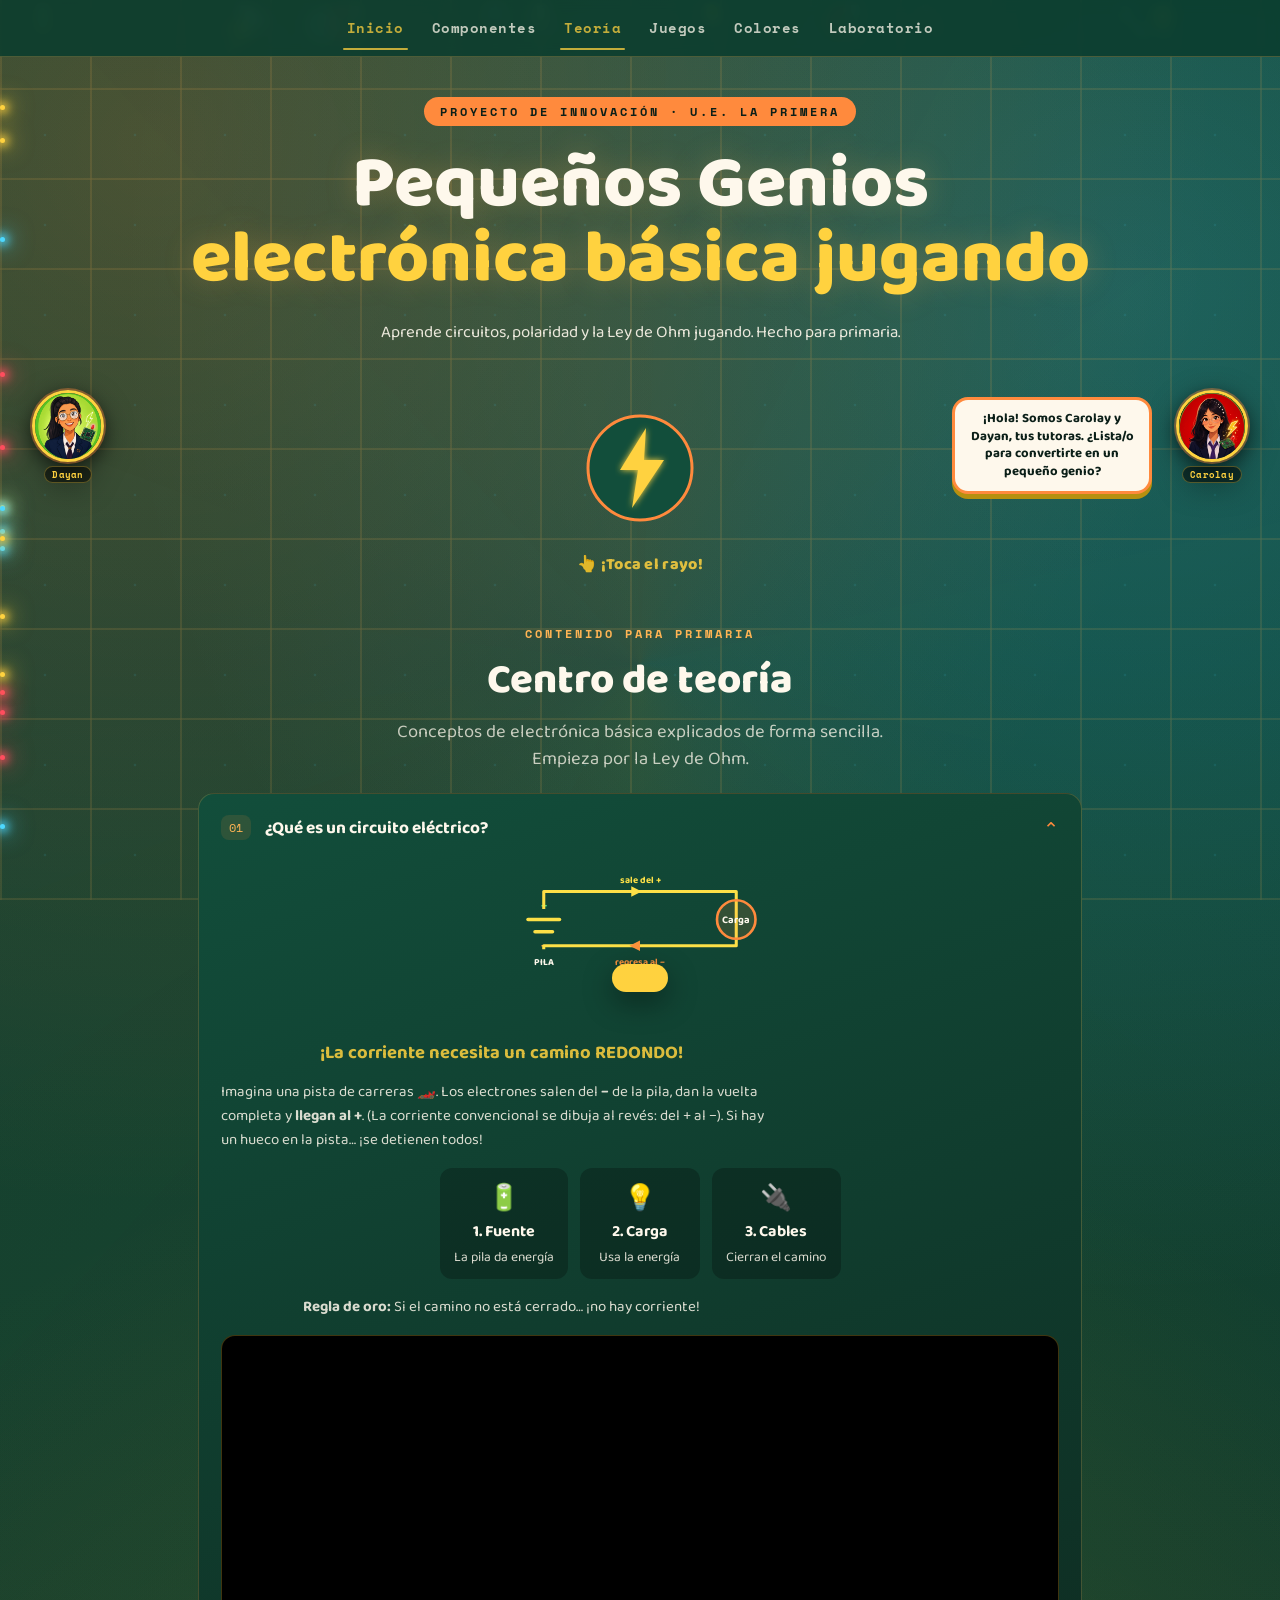
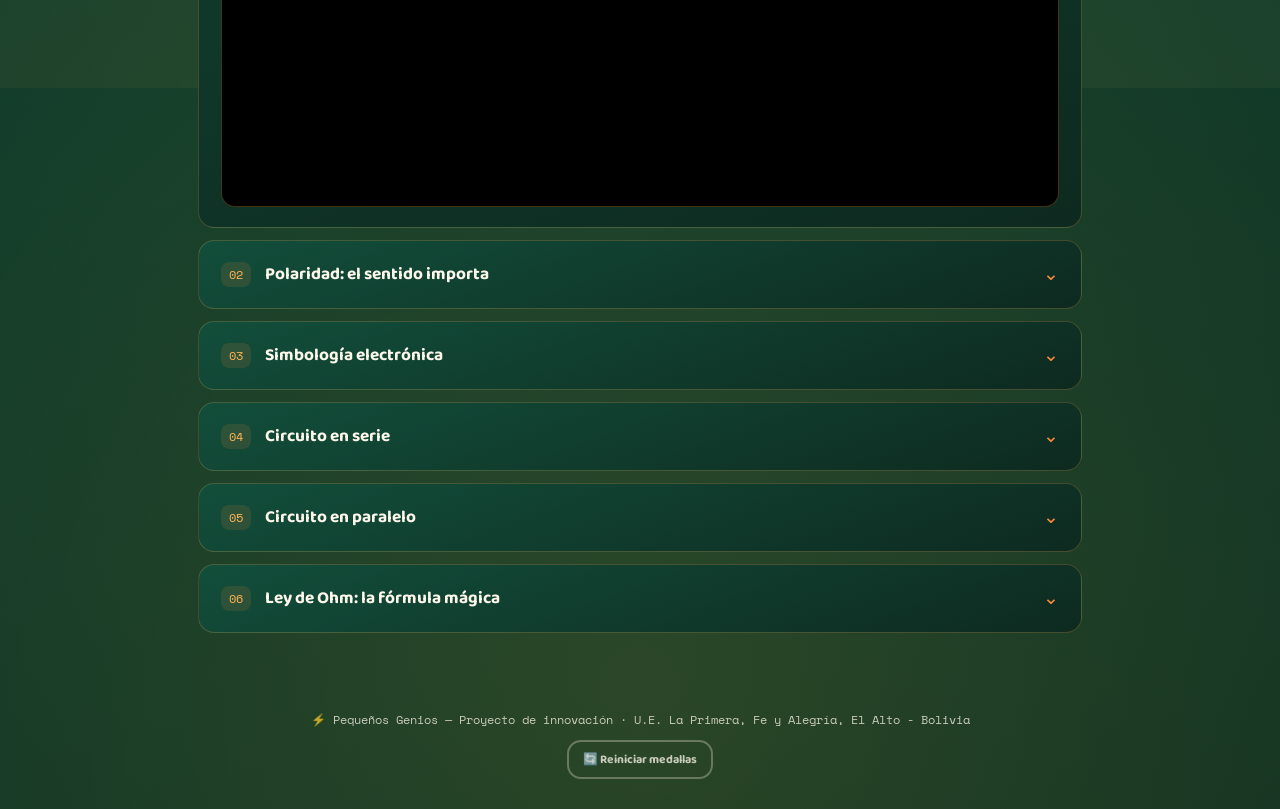
<file: index.html>
<!DOCTYPE html>
<html lang="es">
<head>
<meta charset="UTF-8">
<meta name="viewport" content="width=device-width, initial-scale=1.0">
<meta name="description" content="Pequeños Genios: página web interactiva para aprender electrónica básica jugando. Componentes, polaridad, circuitos y laboratorio virtual para primaria.">
<meta name="theme-color" content="#0b3d2e">
<meta property="og:title" content="Pequeños Genios — electrónica básica jugando">
<meta property="og:description" content="Juegos interactivos y laboratorio de circuitos para niños de primaria. Proyecto de innovación · U.E. La Primera">
<meta property="og:type" content="website">
<title>Pequeños Genios · Electrónica básica jugando</title>
<link rel="icon" href="data:image/svg+xml,<svg xmlns='http://www.w3.org/2000/svg' viewBox='0 0 100 100'><circle cx='50' cy='50' r='46' fill='%230b3d2e' stroke='%23ffd23f' stroke-width='8'/><text y='.9em' x='50%' text-anchor='middle' font-size='55'>⚡</text></svg>">
  <link rel="stylesheet" href="style.css">

<style id="hero-play-css">
.hero-play{
  position:relative; display:flex; flex-direction:column; align-items:center;
  margin:18px auto 8px; min-height:160px;
}
.mascot-btn{
  background:none; border:none; cursor:pointer; padding:8px;
  border-radius:50%; transition: transform .2s;
}
.mascot-btn:active{ transform: scale(0.92); }
.mascot-btn:hover .mascot, .mascot-btn:focus .mascot{
  filter: drop-shadow(0 0 16px #ffd23f);
}
.mascot-bounce{
  width:120px; height:120px;
  animation: mascotFloat 2.4s ease-in-out infinite;
}
@keyframes mascotFloat{
  0%,100%{ transform: translateY(0); }
  50%{ transform: translateY(-12px); }
}
.mascot-btn.zap .mascot-bounce{
  animation: mascotZap .45s ease;
}
@keyframes mascotZap{
  0%{ transform: scale(1) rotate(0); }
  30%{ transform: scale(1.2) rotate(-8deg); }
  60%{ transform: scale(1.15) rotate(8deg); }
  100%{ transform: scale(1) rotate(0); }
}
.hero-orbit{
  position:absolute; inset:0; pointer-events:none;
}
.hero-electron{
  position:absolute; font-size:1.1rem;
  animation: orbitSpin 4s linear infinite;
  left:50%; top:50%;
}
.hero-electron.e1{ --r:70px; animation-duration:3.2s; }
.hero-electron.e2{ --r:70px; animation-duration:3.2s; animation-delay:-1.6s; }
.hero-electron.e3{ --r:88px; animation-duration:5s; animation-delay:-0.8s; font-size:.95rem; }
.hero-electron.e4{ --r:88px; animation-duration:5s; animation-delay:-3.3s; font-size:.9rem; }
@keyframes orbitSpin{
  from{ transform: rotate(0deg) translateX(var(--r,70px)) rotate(0deg); }
  to{ transform: rotate(360deg) translateX(var(--r,70px)) rotate(-360deg); }
}
.hero-tap-hint{
  margin:6px 0 0; font-weight:800; color:#ffd23f;
  font-size:1rem; letter-spacing:.02em;
  animation: hintPulse 1.4s ease-in-out infinite;
}
@keyframes hintPulse{
  0%,100%{ opacity:.7; transform: scale(1); }
  50%{ opacity:1; transform: scale(1.06); }
}
.hero-spark{
  position:fixed; pointer-events:none; z-index:9999;
  font-size:1.2rem; animation: sparkFly .8s ease-out forwards;
}
@keyframes sparkFly{
  0%{ opacity:1; transform: translate(0,0) scale(1); }
  100%{ opacity:0; transform: translate(var(--dx), var(--dy)) scale(.4); }
}
</style>

<style id="wire-anim-css">
.wire-draw{
  stroke-dasharray: 8 6;
  animation: wireFlow 0.8s linear infinite, wireAppear 0.45s ease-out;
}
@keyframes wireFlow{
  to{ stroke-dashoffset: -28; }
}
@keyframes wireAppear{
  from{ stroke-dasharray: 200; stroke-dashoffset: 200; opacity:0.3; }
  to{ stroke-dasharray: 8 6; stroke-dashoffset: 0; opacity:1; }
}
.wire-burn{
  animation: burnPulse 0.25s ease-in-out 3;
}
@keyframes burnPulse{
  0%,100%{ opacity:1; stroke-width:5; }
  50%{ opacity:0.35; stroke-width:8; }
}
.wire-line.temp{
  stroke-dasharray: 6 6;
  animation: wireFlow 0.5s linear infinite;
}
</style>
</head>
<body>

<!-- Mejoras UX: toast, confetti, sonidos, progreso -->
<div class="toast" id="toast" role="status" aria-live="polite"></div>


<div class="glow-spin"></div>
<div class="traces"></div>
<div class="drift-layer" id="driftLayer"></div>
<div class="pulse-layer" id="pulseLayer"></div>

<nav id="mainNav">
  <a href="#inicio" data-view="inicio" onclick="showView('inicio');return false;">Inicio</a>
  <a href="#componentes" data-view="componentes" onclick="showView('componentes');return false;">Componentes</a>
  <a href="#teoria" data-view="inicio" onclick="showView('inicio'); setTimeout(()=>{const t=document.getElementById('teoria'); if(t)t.scrollIntoView({behavior:'smooth'});},100); return false;">Teoría</a>
  <a href="#juegos" data-view="juegos" onclick="showView('juegos');return false;">Juegos</a>
  <a href="#codigo-colores" data-view="codigo-colores" onclick="showView('codigo-colores');return false;">Colores</a>
  <a href="#laboratorio" data-view="laboratorio" onclick="showView('laboratorio');return false;">Laboratorio</a>
</nav>

<header id="inicio" class="view view-active">
  <div class="badge mono">PROYECTO DE INNOVACIÓN · U.E. LA PRIMERA</div>
  <h1>Pequeños Genios<br><span>electrónica básica jugando</span></h1>
  <p class="hero-sub">Aprende circuitos, polaridad y la Ley de Ohm jugando. Hecho para primaria.</p>

  <div class="hero-play" id="heroPlay">
    <div class="hero-orbit" aria-hidden="true">
      <span class="hero-electron e1">⚡</span>
      <span class="hero-electron e2">⚡</span>
      <span class="hero-electron e3">⚡</span>
      <span class="hero-electron e4">✨</span>
    </div>
    <button type="button" class="mascot-btn" id="mascotBtn" aria-label="Toca el rayo mágico">
      <svg class="mascot mascot-bounce" viewBox="0 0 120 120">
        <defs>
          <filter id="mascotGlow">
            <feGaussianBlur stdDeviation="3" result="b"/>
            <feMerge><feMergeNode in="b"/><feMergeNode in="SourceGraphic"/></feMerge>
          </filter>
        </defs>
        <circle cx="60" cy="60" r="52" fill="#124e3b" stroke="#ff8a3d" stroke-width="3"/>
        <polygon points="66,20 40,62 58,62 52,100 84,52 64,52" fill="#ffd23f" filter="url(#mascotGlow)"/>
      </svg>
    </button>
    <p class="hero-tap-hint" id="heroHint">👆 ¡Toca el rayo!</p>
  </div>

  <!-- Teoría unificada en Inicio -->
  <div class="home-theory" id="teoria">
    <div class="section-head">
      <div class="eyebrow">Contenido para primaria</div>
      <h2>Centro de teoría</h2>
      <p>Conceptos de electrónica básica explicados de forma sencilla. Empieza por la Ley de Ohm.</p>
    </div>
    <div class="theory-list" id="theoryList"></div>
  </div>


</header>

<!-- ===================== COMPONENTES ===================== -->
<section id="componentes" class="view">
  <div class="section-head">
    <div class="eyebrow">Toca cada tarjeta</div>
    <h2>Componentes electrónicos</h2>
    <p>Componentes básicos trabajados en el proyecto. Cada uno incluye su imagen, figura, símbolo y explicación. Haz clic para ampliar la información.</p>
  </div>
  <div class="comp-grid" id="compGrid"></div>
  <p style="text-align:center;opacity:.55;font-size:.75rem;margin-top:18px;">
    Imágenes de componentes reales. Las figuras se numeran para facilitar su identificación en el proyecto.
  </p>

  <!-- TABLA RESUMEN DE COMPONENTES -->
  <div class="panel" style="margin-top:40px;">
    <h3 class="table-title">Resumen de componentes electrónicos</h3>
    <p style="text-align:center; opacity:0.75; margin:0 0 18px; font-size:0.92rem;">
      Tabla de consulta rápida con todos los componentes del proyecto.
    </p>
    <div class="table-wrap">
      <table class="data-table">
        <thead>
          <tr>
            <th>Figura</th>
            <th>Componente</th>
            <th>Símbolo</th>
            <th>Polaridad</th>
            <th>Uso principal</th>
          </tr>
        </thead>
        <tbody>
          <tr><td>1</td><td>Resistencia</td><td>R</td><td>No polarizado</td><td>Limita la corriente y protege otros componentes</td></tr>
          <tr><td>2</td><td>LED</td><td>LED</td><td>Polarizado</td><td>Emite luz cuando pasa corriente en el sentido correcto</td></tr>
          <tr><td>3</td><td>Capacitor</td><td>C</td><td>Según tipo</td><td>Almacena energía eléctrica temporalmente</td></tr>
          <tr><td>4</td><td>Transistor</td><td>Q</td><td>No polarizado*</td><td>Amplifica o actúa como interruptor controlado</td></tr>
          <tr><td>5</td><td>LDR (Fotoresistencia)</td><td>LDR</td><td>No polarizado</td><td>Cambia su resistencia según la luz</td></tr>
          <tr><td>6</td><td>Jumpers</td><td>J</td><td>No polarizado</td><td>Conectan componentes en la protoboard</td></tr>
          <tr><td>7</td><td>Pulsador</td><td>PB</td><td>No polarizado</td><td>Cierra el circuito solo mientras se presiona</td></tr>
          <tr><td>8</td><td>Interruptor</td><td>SW</td><td>No polarizado</td><td>Abre o cierra el circuito y se queda en esa posición</td></tr>
          <tr><td>9</td><td>Buzzer (Zumbador)</td><td>BZ</td><td>Polarizado</td><td>Emite sonido cuando recibe corriente</td></tr>
          <tr><td>10</td><td>Motor DC</td><td>M</td><td>Polarizado</td><td>Convierte electricidad en movimiento</td></tr>
          <tr><td>11</td><td>Batería / Pila</td><td>B</td><td>Polarizado</td><td>Fuente de energía del circuito</td></tr>
          <tr><td>12</td><td>Potenciómetro</td><td>POT</td><td>No polarizado</td><td>Resistencia variable (volumen, brillo…)</td></tr>
          <tr><td>13</td><td>Fusible</td><td>F</td><td>No polarizado</td><td>Protege el circuito de corrientes excesivas</td></tr>
          <tr><td>14</td><td>Relé</td><td>K</td><td>No polarizado</td><td>Interruptor electromagnético</td></tr>
          <tr><td>15</td><td>Diodo rectificador</td><td>D</td><td>Polarizado</td><td>Deja pasar la corriente en un solo sentido</td></tr>
          <tr><td>16</td><td>Transformador</td><td>T</td><td>No polarizado</td><td>Sube o baja el voltaje (corriente alterna)</td></tr>
          <tr><td>17</td><td>Microcontrolador</td><td>MCU</td><td>No polarizado</td><td>Cerebro programable del circuito</td></tr>
        </tbody>
      </table>
    </div>
    <p style="text-align:center; margin:14px 0 0; font-size:0.82rem; opacity:0.7;">
      * El transistor tiene terminales específicos (emisor, base y colector), por eso se debe conectar correctamente.
    </p>
  </div>
</section>

<!-- ===================== ZONA DE JUEGOS (un solo apartado con pestañas) ===================== -->

<section id="codigo-colores" class="view">
  <div class="section-head">
    <div class="eyebrow">Aprende el código</div>
    <h2>Código de colores de resistencias</h2>
    <p>Elige las bandas y descubre el valor en ohms. Así se leen las resistencias reales.</p>
  </div>

  <div class="panel" style="margin-bottom:28px;">
    <h3 class="table-title">Código de colores de resistencias</h3>
    <p style="text-align:center; opacity:0.75; margin:0 0 18px; font-size:0.92rem;">
      Tabla de referencia completa. Úsala para leer el valor de cualquier resistencia de 4 bandas.
    </p>
    <div class="table-wrap">
      <table class="data-table">
        <thead>
          <tr>
            <th>Color</th>
            <th>1ª Banda (decenas)</th>
            <th>2ª Banda (unidades)</th>
            <th>Multiplicador</th>
            <th>Tolerancia</th>
          </tr>
        </thead>
        <tbody>
          <tr><td><span class="color-swatch" style="background:#1a1a1a"></span>Negro</td><td>0</td><td>0</td><td>×1</td><td>—</td></tr>
          <tr><td><span class="color-swatch" style="background:#6b3a1f"></span>Marrón</td><td>1</td><td>1</td><td>×10</td><td>±1%</td></tr>
          <tr><td><span class="color-swatch" style="background:#c0392b"></span>Rojo</td><td>2</td><td>2</td><td>×100</td><td>±2%</td></tr>
          <tr><td><span class="color-swatch" style="background:#e67e22"></span>Naranja</td><td>3</td><td>3</td><td>×1 000</td><td>—</td></tr>
          <tr><td><span class="color-swatch" style="background:#f1c40f"></span>Amarillo</td><td>4</td><td>4</td><td>×10 000</td><td>—</td></tr>
          <tr><td><span class="color-swatch" style="background:#27ae60"></span>Verde</td><td>5</td><td>5</td><td>×100 000</td><td>±0,5%</td></tr>
          <tr><td><span class="color-swatch" style="background:#2980b9"></span>Azul</td><td>6</td><td>6</td><td>×1 000 000</td><td>±0,25%</td></tr>
          <tr><td><span class="color-swatch" style="background:#8e44ad"></span>Violeta</td><td>7</td><td>7</td><td>×10 000 000</td><td>±0,1%</td></tr>
          <tr><td><span class="color-swatch" style="background:#7f8c8d"></span>Gris</td><td>8</td><td>8</td><td>×100 000 000</td><td>±0,05%</td></tr>
          <tr><td><span class="color-swatch" style="background:#ecf0f1"></span>Blanco</td><td>9</td><td>9</td><td>×1 000 000 000</td><td>—</td></tr>
          <tr><td><span class="color-swatch" style="background:#d4a574"></span>Dorado</td><td>—</td><td>—</td><td>×0,1</td><td>±5%</td></tr>
          <tr><td><span class="color-swatch" style="background:#c0c0c0"></span>Plateado</td><td>—</td><td>—</td><td>×0,01</td><td>±10%</td></tr>
        </tbody>
      </table>
    </div>
    <p style="text-align:center; margin:16px 0 0; font-size:0.88rem; opacity:0.8;">
      <b>Cómo se lee:</b> (1ª banda × 10 + 2ª banda) × Multiplicador. Ejemplo: Marrón-Negro-Rojo = (1×10 + 0) × 100 = <b>1 000 Ω</b> (1 kΩ).
    </p>
  </div>

  <div class="panel">
    <p class="table-caption">HERRAMIENTA INTERACTIVA</p>
    <h3 class="table-title" style="margin-top:0;">Calculadora de código de colores</h3>
    <div id="colorCodeHost"></div>
  </div>
  <div id="leaderboardHost"></div>
</section>

<section id="juegos" class="view">
  <div class="section-head">
    <div class="eyebrow">Pon a prueba lo aprendido</div>
    <h2>Zona de juegos</h2>
    <p>Actividades interactivas diseñadas exclusivamente para primaria.</p>
  </div>
  <div class="medal-bar" id="medalBar" aria-label="Medallas obtenidas"></div>

  <div class="panel">
    <div class="game-tabs" id="gameTabs">
      <button class="game-tab active" data-game="memorama" onclick="switchGame('memorama')">🧠 Memorama</button>
      <button class="game-tab" data-game="armado" onclick="switchGame('armado')">🔌 Arma el circuito</button>
      <button class="game-tab" data-game="polaridad" onclick="switchGame('polaridad')">🔋 Polaridad</button>
            <button class="game-tab" data-game="puzzle" onclick="switchGame('puzzle')">🧩 Puzzle</button>
      <button class="game-tab" data-game="serieparalelo" onclick="switchGame('serieparalelo')">💡 Serie / Paralelo</button>
      <button class="game-tab" data-game="cables" onclick="switchGame('cables')">🔗 Conecta los cables</button>
      <button class="game-tab" data-game="quiz" onclick="switchGame('quiz')">🏆 Quiz final</button>
      <button class="game-tab" data-game="ohm" onclick="switchGame('ohm')">📐 Ley de Ohm</button>
    </div>

    <!-- JUEGO 1: MEMORAMA -->
    <div class="game-view active" id="game-memorama">
      <div class="game-view-head">
        <h3>🧠 Memorama · Gemelos</h3>
        <p>Encuentra <b>el par</b> — Identifica las cartas <b>idénticas</b> relacionadas con la electrónica (símbolo grande + nombre abajo). Buscá las dos iguales.</p>
      </div>
      <div style="display:flex; gap:8px; justify-content:center; flex-wrap:wrap; margin-bottom:14px;">
        <button class="btn ghost memo-level-btn active" data-level="facil" onclick="setMemoLevel('facil')">Fácil</button>
        <button class="btn ghost memo-level-btn" data-level="normal" onclick="setMemoLevel('normal')">Normal</button>
        <button class="btn ghost memo-level-btn" data-level="dificil" onclick="setMemoLevel('dificil')">Difícil</button>
        <button class="btn ghost memo-level-btn" data-level="extrema" onclick="setMemoLevel('extrema')">⚡ Extrema</button>
      </div>
      <div class="panel-top">
        <div class="stat">Movimientos: <b id="memoMoves">0</b></div>
        <div class="stat">Gemelos: <b id="memoPairs">0</b>/<span id="memoTotal">5</span></div>
        <button class="btn ghost" onclick="initMemory()">🔄 Reiniciar</button>
      </div>
      <div class="memo-grid" id="memoGrid"></div>
    </div>

    <!-- JUEGO 2: ARMA EL CIRCUITO -->
    <div class="game-view" id="game-armado">
      <div class="game-view-head">
        <h3>🔌 Arma el circuito cerrado (serie)</h3>
        <p>Ordena las piezas para formar un circuito en serie. Recuerda: la corriente necesita un camino cerrado. Sin resistencia, ¡el LED se quema!</p>
      </div>
      <div style="display:flex; gap:8px; justify-content:center; flex-wrap:wrap; margin-bottom:14px;">
        <button class="btn ghost cb-level-btn active" data-level="facil" onclick="setCircuitLevel('facil')">Fácil</button>
        <button class="btn ghost cb-level-btn" data-level="normal" onclick="setCircuitLevel('normal')">Normal</button>
        <button class="btn ghost cb-level-btn" data-level="dificil" onclick="setCircuitLevel('dificil')">Difícil</button>
        <button class="btn ghost cb-level-btn" data-level="extrema" onclick="setCircuitLevel('extrema')">⚡ Extrema</button>
      </div>
      <div class="cb-wrap">
        <div class="cb-tray">
          <h4>PIEZAS DISPONIBLES</h4>
          <div class="cb-parts" id="cbParts"></div>
        </div>
        <div class="cb-track">
          <h4>RIEL DEL CIRCUITO</h4>
          <div class="cb-slots" id="cbSlots"></div>
          <div class="cb-result" id="cbResult"></div>
          <div class="cta-row" style="margin-top:14px;">
            <button class="btn" onclick="testCircuit()">🔋 Probar circuito</button>
            <button class="btn ghost" onclick="initCircuitBuilder()">🔄 Reiniciar</button>
          </div>
        </div>
      </div>
    </div>

    <!-- JUEGO 3: POLARIDAD -->
    <div class="game-view" id="game-polaridad">
      <div class="game-view-head">
        <h3>🔋 ¿Cuál es el terminal positivo?</h3>
        <p>Algunos componentes deben conectarse en un solo sentido. Adivina el terminal <b>positivo</b>.</p>
      </div>
      <div style="display:flex; gap:8px; justify-content:center; flex-wrap:wrap; margin-bottom:14px;">
        <button class="btn ghost pol-level-btn active" data-level="facil" onclick="setPolLevel('facil')">Fácil</button>
        <button class="btn ghost pol-level-btn" data-level="normal" onclick="setPolLevel('normal')">Normal</button>
        <button class="btn ghost pol-level-btn" data-level="dificil" onclick="setPolLevel('dificil')">Difícil</button>
        <button class="btn ghost pol-level-btn" data-level="extrema" onclick="setPolLevel('extrema')">⚡ Extrema</button>
      </div>
      <div class="panel-top">
        <div class="stat">Puntaje: <b id="polScore">0</b>/<span id="polTotal">5</span></div>
        <button class="btn ghost" onclick="initPolarity()">🔄 Reiniciar</button>
      </div>
      <div class="pol-stage">
        <div class="pol-item" id="polItem"></div>
        <div class="pol-choices pol-choices-legacy" style="display:none" aria-hidden="true">
          <button class="pol-btn" onclick="answerPolarity('A')">Terminal A</button>
          <button class="pol-btn" onclick="answerPolarity('B')">Terminal B</button>
        </div>
        <div class="feedback" id="polFeedback"></div>
      </div>
    </div>


    
    <div class="game-view" id="game-puzzle">
      <div class="game-view-head">
        <h3>🧩 Puzzle de Componentes</h3>
        <p>Arrastra cada componente a su nombre correcto. ¡Aprende a reconocerlos!</p>
      </div>
      <div style="display:flex; gap:8px; justify-content:center; flex-wrap:wrap; margin-bottom:14px;">
        <button class="btn ghost puz-level-btn active" data-level="facil" onclick="setPuzLevel('facil')">Fácil</button>
        <button class="btn ghost puz-level-btn" data-level="normal" onclick="setPuzLevel('normal')">Normal</button>
        <button class="btn ghost puz-level-btn" data-level="dificil" onclick="setPuzLevel('dificil')">Difícil</button>
        <button class="btn ghost puz-level-btn" data-level="extrema" onclick="setPuzLevel('extrema')">⚡ Extrema</button>
      </div>
      <div class="panel-top">
        <div class="stat">Correctos: <b id="puzScore">0</b>/<span id="puzTotal">4</span></div>
        <button class="btn ghost" onclick="initPuzzle()">🔄 Reiniciar</button>
      </div>
      <div id="puzBoard" style="display:flex; flex-wrap:wrap; gap:16px; justify-content:center; align-items:flex-start; margin-top:12px;"></div>
      <div class="cb-result" id="puzResult" style="margin-top:16px; text-align:center;"></div>
    </div>

    <!-- JUEGO 4: SERIE / PARALELO -->

<div class="game-view" id="game-serieparalelo">
      <div class="game-view-head">
        <h3>💡 Serie vs Paralelo · Misiones</h3>
        <p>Completá <b>8 misiones</b> tocando los interruptores (SW). ¡Descubrí la diferencia jugando!</p>
      </div>
      <div id="spGameRoot" class="sp-game-root"></div>
      <!-- vistas legacy ocultas; el JS pinta spGameRoot -->
      <div class="sp-tabs" style="display:none" aria-hidden="true">
        <button class="sp-tab active" data-view="serie" onclick="switchSP('serie')">Serie</button>
        <button class="sp-tab" data-view="paralelo" onclick="switchSP('paralelo')">Paralelo</button>
      </div>
      <div class="sp-view" id="view-serie" style="display:none"><div class="sp-circuit" id="serieCircuit"></div></div>
      <div class="sp-view" id="view-paralelo" style="display:none"><div class="sp-circuit" id="paraleloCircuit"></div></div>
    </div>

    <!-- JUEGO 5: CONECTA LOS CABLES -->

<div class="game-view" id="game-cables">
      <div class="game-view-head">
        <h3>🔗 Conecta los cables</h3>
        <p>5 niveles distintos: serie básica, sin interruptor, polaridad del LED, componentes revueltos y maestro sin pistas. Arrastrá de un círculo a otro.</p>
      </div>
      <div class="panel-top">
        <div class="stat"><span id="wireLevelLabel">Nivel 1 · Serie básica</span></div>
        <div class="stat">Cables: <b id="wireCount">0</b>/<span id="wireNeed">4</span></div>
        <button class="btn ghost" onclick="wireSetLevel(0)">1</button>
        <button class="btn ghost" onclick="wireSetLevel(1)">2</button>
        <button class="btn ghost" onclick="wireSetLevel(2)">3</button>
        <button class="btn ghost" onclick="wireSetLevel(3)">4</button>
        <button class="btn ghost" onclick="wireSetLevel(4)">5</button>
        <button class="btn ghost" onclick="toggleWireHint()">💡 Pista</button>
        <button class="btn ghost" onclick="initWireGame()">🔄 Reiniciar</button>
      </div>
      <div class="wire-board">
        <svg id="wireSvg" viewBox="0 0 640 360"></svg>
      </div>
      <div class="cb-result" id="wireResult"></div>
      <div class="wire-hint" id="wireHint">
        Camino en <b>serie</b> (de izquierda a derecha). Arrastrá de un círculo a otro:<br>
        1) Pila <b>(+)</b> → Interruptor · 2) Interruptor → Resistencia · 3) Resistencia → LED <b>(+ larga)</b> · 4) LED <b>(− corta)</b> → Pila <b>(−)</b>
      </div>
    </div>

    <!-- JUEGO: QUIZ -->

<div class="game-view" id="game-quiz">
      <div class="game-view-head">
        <h3>🏆 Quiz de electrónica básica</h3>
        <p>6 preguntas sobre componentes y circuitos de primaria.</p>
      </div>
      <div id="quizPanel"></div>
    </div>

    <div class="game-view" id="game-ohm">
      <div class="game-view-head">
        <h3>📐 Laboratorio de la Ley de Ohm</h3>
        <p>Las <b>3 fórmulas</b>: <b>I = V÷R</b> · <b>V = I×R</b> · <b>R = V÷I</b>. Elegí qué calcular, mové los deslizadores y respondé.</p>
      </div>
      <div class="cb-toolbar">
        <div class="stat">Aciertos: <b id="ohmScore">0</b>/<span id="ohmTotal">8</span></div>
        <button class="btn ghost" onclick="initOhmGame()">🔄 Reiniciar retos</button>
      </div>

      <div class="ohm-mode-bar">
        <span class="ohm-mode-label">Calcular:</span>
        <button type="button" class="ohm-mode-btn active" data-mode="I" onclick="setOhmMode('I')">I = V ÷ R</button>
        <button type="button" class="ohm-mode-btn" data-mode="V" onclick="setOhmMode('V')">V = I × R</button>
        <button type="button" class="ohm-mode-btn" data-mode="R" onclick="setOhmMode('R')">R = V ÷ I</button>
      </div>

      <div class="ohm-playground">
        <div class="ohm-sliders">
          <label id="ohmVRow">Voltaje (V)
            <input type="range" id="ohmV" min="1.5" max="12" step="1.5" value="9" oninput="updateOhmLive()">
            <span class="ohm-val" id="ohmVLabel">9 V</span>
          </label>
          <label id="ohmRRow">Resistencia (R)
            <input type="range" id="ohmR" min="100" max="2000" step="50" value="300" oninput="updateOhmLive()">
            <span class="ohm-val" id="ohmRLabel">300 Ω</span>
          </label>
          <label id="ohmIRow" style="display:none">Corriente (I)
            <input type="range" id="ohmI" min="5" max="50" step="1" value="20" oninput="updateOhmLive()">
            <span class="ohm-val" id="ohmILabel">20 mA</span>
          </label>
        </div>
        <div class="ohm-live-box">
          <div class="ohm-formula-big" id="ohmFormulaBig">I = V ÷ R</div>
          <div class="ohm-calc" id="ohmCalc">I = 9 ÷ 300 = <b>30 mA</b></div>
          <div class="ohm-triangle" aria-hidden="true">
            <div class="ohm-tri-v">V</div>
            <div class="ohm-tri-row"><span>I</span><span>×</span><span>R</span></div>
          </div>
          <div class="ohm-led-preview">
            <div class="ohm-led" id="ohmLed"></div>
            <span id="ohmLedText">LED con brillo normal</span>
          </div>
        </div>
      </div>
      <div class="ohm-challenge" id="ohmChallenge">
        <!-- filled by JS -->
      </div>
    </div>
  </div>
</section>

<!-- ===================== LABORATORIO DE CIRCUITOS ===================== -->
<section id="laboratorio" class="view">
  <div class="section-head">
    <div class="eyebrow">Sin registro, sin instalar nada</div>
    <h2>Laboratorio de circuitos</h2>
    <p>Protoboard virtual realista: rieles <b>+ / −</b>, agujeros, jumpers de colores y polaridad del LED (patita larga = +). Arrastra piezas, cablea y pulsa <b>Simular</b>. Copia el mismo circuito con tu kit real.</p>
  </div>
  <div class="panel">
    
      <div id="labHowTo" class="lab-howto">
        <b>Cómo usar el laboratorio</b>
        <ol>
          <li>Usa una <b>receta lista</b> abajo, o agrega piezas con los botones.</li>
          <li>Cablear: <b>clic</b> en un círculo → <b>clic</b> en el otro (no hace falta jalar).</li>
          <li>Misma columna = ya conectados. Luego pulsa <b>Simular</b>.</li>
        </ol>
      </div>

      <div class="lab-toolbar">
      <button class="btn ghost" onclick="labAddComponent('bateria')">🔋 + Pila</button>
      <button class="btn ghost" onclick="labAddComponent('resistencia')">🟧 + Resistencia</button>
      <button class="btn ghost" onclick="labAddComponent('led')">💡 + LED</button>
      <button class="btn ghost" onclick="labAddComponent('interruptor')">🔀 + Interruptor</button>
      <button class="btn ghost" onclick="labAddComponent('pulsador')">👆 + Pulsador</button>
      <button class="btn ghost" onclick="labAddComponent('diodo')">▶ + Diodo</button>
      <button class="btn ghost" onclick="labAddComponent('capacitor')">⏫ + Capacitor</button>
      <button class="btn ghost" onclick="labAddComponent('ldr')">☀️ + LDR</button>
      <button class="btn ghost" onclick="labAddComponent('potenciometro')">Knob + POT</button>
      <button class="btn ghost" onclick="labAddComponent('fusible')">🧯 + Fusible</button>
      <button class="btn ghost" onclick="labAddComponent('motor')">⚙️ + Motor</button>
      <button class="btn ghost" onclick="labAddComponent('buzzer')">🔊 + Buzzer</button>
      <button class="btn" onclick="simulateLab()">⚡ Simular</button>
      <button class="btn ghost" onclick="clearLab()">🗑️ Borrar todo</button>
      <button class="btn ghost" onclick="saveLabCircuit()">💾 Guardar</button>
      <button class="btn ghost" onclick="loadLabCircuit()">📂 Cargar</button>
      <button class="btn ghost" onclick="toggleLabSteps()">📋 Paso a paso</button>
    </div>
    <div class="lab-step-box" id="labSteps" style="display:none;">
      <div><span class="step-num">1</span> Agrega una <b>Pila</b> (botón 🔋)</div>
      <div><span class="step-num">2</span> Agrega una <b>Resistencia</b> (protege el LED)</div>
      <div><span class="step-num">3</span> Agrega un <b>LED</b></div>
      <div><span class="step-num">4</span> Conecta: <b>Pila(+)</b> → Resistencia → LED <b>pata larga (+)</b> → LED <b>pata corta (−)</b> → <b>Pila(−)</b></div>
      <div><span class="step-num">5</span> Pulsa <b>Simular</b> y mira los mA</div>
    </div>
    <p style="text-align:center; font-size:0.8rem; opacity:0.75; margin:10px 0 0;">
      <b>Tip:</b> círculo amarillo parpadeando = ya elegiste el 1º punto. Segundo clic = cable listo.
    </p>
    <div class="wire-board" style="margin-top:14px;">
      <svg id="labSvg" viewBox="0 0 700 380"></svg>
    </div>
    <div class="lab-hint-bar">
      <div class="lab-meter" id="labMeter" aria-live="polite">
        <div class="lab-meter-title">📟 Multímetro</div>
        <div class="lab-meter-row">
          <span>V<sub>pila</sub> <b id="meterV">—</b></span>
          <span>I<sub>est.</sub> <b id="meterI">—</b></span>
          <span>Estado <b id="meterStatus">En espera</b></span>
        </div>
      </div>
      <div id="labChallengeBox" class="lab-challenge-box"></div>
      <div style="display:flex;gap:8px;flex-wrap:wrap;margin:8px 0;">
        <button type="button" class="btn ghost" onclick="labNextChallenge()">🎯 Cambiar reto</button>
      </div>
      <div id="labHintBar">LED: pata larga = + · pata corta = − · Toca un circulo y luego otro para cablear · Misma columna = conectados</div>
    </div>
    <div class="cb-result" id="labResult"></div>

    <div class="lab-presets">
      <button type="button" class="btn" onclick="labDemoLED()" style="margin-bottom:10px;">▶️ Probar ahora: LED + resistencia</button>
      <p style="opacity:.85;font-size:.9rem;margin:8px 0;">💡 O elige otra receta:</p>
      <p style="opacity:.8;font-size:.85rem;margin:0 0 8px;">🔒 Algunas recetas se desbloquean completando <b>retos</b> del laboratorio.</p>
      <div class="cta-row" id="labPresetRow">
        <button class="btn ghost" onclick="loadPreset('simple')">LED simple</button>
        <button class="btn ghost" onclick="loadPreset('interruptor')">LED con interruptor</button>
        <button class="btn ghost lab-preset-locked" disabled>🔒 2 LEDs en paralelo</button>
        <button class="btn ghost lab-preset-locked" disabled>🔒 2 LEDs en serie</button>
        <button class="btn ghost lab-preset-locked" disabled>🔒 Motor + interruptor</button>
        <button class="btn ghost lab-preset-locked" disabled>🔒 Buzzer + LED</button>
      </div>
      <div id="labMaterials"></div>
    </div>
  </div>
</section>

<footer class="mono" style="text-align:center; padding:30px 16px; opacity:.75; font-size:.75rem;">
  ⚡ Pequeños Genios — Proyecto de innovación · U.E. La Primera, Fe y Alegría, El Alto - Bolivia<br>
  <button class="btn ghost" style="margin-top:12px; font-size:.75rem; padding:8px 14px;" onclick="resetMedals()">🔄 Reiniciar medallas</button>
</footer>

<!-- Diploma overlay -->
<div class="diploma-overlay" id="diplomaOverlay" onclick="if(event.target===this)this.classList.remove('show')">
  <div class="diploma-card" id="diplomaCard">
    <div style="font-size:2.5rem;">🏅</div>
    <h2>¡Certificado Pequeños Genios!</h2>
    <p>Se otorga el presente reconocimiento a</p>
    <div class="name" id="diplomaName">Un(a) pequeño(a) genio(a)</div>
    <div class="diploma-name-edit">
      <label for="diplomaNameInput">Escribe tu nombre:</label>
      <input type="text" id="diplomaNameInput" maxlength="40" placeholder="Ej: María Quispe" autocomplete="name" oninput="updateDiplomaName(this.value)">
    </div>
    <p>por dominar los fundamentos de electrónica básica:<br>componentes, polaridad, circuitos y laboratorio virtual.</p>
    <p style="margin-top:16px; font-size:.85rem; opacity:.7;">U.E. La Primera · Fe y Alegría · El Alto, Bolivia</p>
    <div class="cta-row" style="margin-top:18px;">
      <button class="btn" onclick="downloadDiploma()">📥 Descargar</button>
      <button class="btn ghost" style="color:#0b1f18;border-color:#0b1f18;" onclick="document.getElementById('diplomaOverlay').classList.remove('show')">Cerrar</button>
    </div>
  </div>
</div>


  
<!-- Tutorial de bienvenida -->
<div class="tutorial-overlay" id="tutorialOverlay" aria-hidden="true" style="display:none;">
  <div class="tutorial-card" role="dialog" aria-labelledby="tutTitle">
    <div class="tutorial-step" data-step="0">
      <div class="tut-emoji">⚡</div>
      <h2 id="tutTitle">¡Bienvenido a Pequeños Genios!</h2>
      <p>Vas a aprender electrónica básica <b>jugando</b>: polaridad, circuitos y la Ley de Ohm.</p>
    </div>
    <div class="tutorial-step" data-step="1" hidden>
      <div class="tut-emoji">🗺️</div>
      <h2>Ruta sugerida</h2>
      <ol class="tut-path">
        <li><b>Teoría</b> — empieza por la Ley de Ohm y la polaridad</li>
        <li><b>Polaridad</b> — practica + y − (patita larga / corta)</li>
        <li><b>Arma el circuito</b> — ordena un camino cerrado</li>
        <li><b>Conecta los cables</b> — cierra el lazo completo</li>
        <li><b>Laboratorio</b> — experimenta libremente</li>
      </ol>
    </div>
    <div class="tutorial-step" data-step="2" hidden>
      <div class="tut-emoji">💡</div>
      <h2>Consejo de oro</h2>
      <p>La corriente necesita un <b>camino cerrado</b>: sale del <b>(+)</b> de la pila, pasa por los componentes y regresa al <b>(−)</b>.</p>
      <p style="margin-top:10px;opacity:.85;font-size:.95rem;">Si te equivocas, el juego te dirá <b>qué revisar</b>. ¡Equivocarse es parte de aprender!</p>
    </div>
    <div class="tut-dots" id="tutDots"></div>
    <div class="tut-actions">
      <button type="button" class="btn ghost" id="tutSkip" onclick="closeTutorial(true)">Saltar</button>
      <button type="button" class="btn" id="tutNext" onclick="tutorialNext()">Siguiente</button>
    </div>
  </div>
</div>

<!-- ===== TUTORAS DINÁMICAS: Carolay & Dayan (con vida) ===== -->
<div class="giga-container fixed" id="gigaGuide">
  <div class="giga-speech" id="gigaSpeech">
    ¡Hola! Somos Carolay y Dayan, tus tutoras. ¿Lista/o para convertirte en un pequeño genio?
  </div>
  <div class="giga-character" id="gigaChar" title="Haz clic en nosotras ⚡">
    <div class="tutor-fx" aria-hidden="true">
      <span class="fx-bolt">⚡</span>
      <span class="fx-spark s1">✦</span>
      <span class="fx-spark s2">✧</span>
      <span class="fx-spark s3">★</span>
      <span class="fx-hand" id="fxHand">👋</span>
    </div>
    <div class="tutor-duo">
      <div class="tutor-slot" id="slotDayan">
        <img src="carolay.png" alt="Dayan" class="tutor-img" id="tutorDayan" data-name="Dayan">
        <span class="tutor-mini-tag">Dayan</span>
      </div>
      <div class="tutor-slot" id="slotCarolay">
        <img src="dayan.png" alt="Carolay" class="tutor-img" id="tutorCarolay" data-name="Carolay">
        <span class="tutor-mini-tag">Carolay</span>
      </div>
    </div>
  </div>
</div>

<script>
(function(){
  function boomMascot(){
    var btn = document.getElementById('mascotBtn');
    var hint = document.getElementById('heroHint');
    if(!btn) return;
    btn.classList.remove('zap');
    void btn.offsetWidth;
    btn.classList.add('zap');
    if(window.PG){ try{ PG.sfxWin(); PG.confetti(35); }catch(e){} }
    else {
      // mini sparks without PG
      for(var i=0;i<12;i++){
        var s=document.createElement('span');
        s.className='hero-spark';
        s.textContent=['⚡','✨','★','💛'][i%4];
        s.style.left=(btn.getBoundingClientRect().left+60)+'px';
        s.style.top=(btn.getBoundingClientRect().top+60)+'px';
        s.style.setProperty('--dx',((Math.random()-0.5)*160)+'px');
        s.style.setProperty('--dy',(-40-Math.random()*120)+'px');
        document.body.appendChild(s);
        setTimeout((function(el){return function(){el.remove();};})(s),850);
      }
    }
    if(hint){
      var msgs=['⚡ ¡Bzzzt! Energía activada','🌟 ¡Eres un genio!','🔋 ¡Cargando conocimiento!','💡 ¡La corriente fluye!'];
      hint.textContent=msgs[Math.floor(Math.random()*msgs.length)];
    }
  }
  document.addEventListener('DOMContentLoaded',function(){
    var btn=document.getElementById('mascotBtn');
    if(btn) btn.addEventListener('click', boomMascot);
  });
})();
</script>

<script src="app.js"></script>
</body>
</html>
</file>
<file: style.css>
@import url('https://fonts.googleapis.com/css2?family=Baloo+2:wght@500;700;800&family=Space+Mono:wght@400;700&display=swap');

  :root{
    --board-green: #0b3d2e;
    --board-green-2: #124e3b;
    --copper: #ff8a3d;
    --copper-2: #ffb454;
    --led-red: #ff4d5e;
    --led-blue: #4dd8ff;
    --cream: #fef8ec;
    --ink: #0b1f18;
    --wire-yellow: #ffd23f;
    --ok-green: #4ade80;
    --bad-red: #ff5c5c;
    --panel: #0e2a20;
    --radius: 18px;
  }
  *{box-sizing:border-box;}
  html{scroll-behavior:smooth;}
  body{
    margin:0;
    background:
      radial-gradient(circle at 12% 6%, rgba(255,138,61,0.22), transparent 42%),
      radial-gradient(circle at 88% 12%, rgba(77,216,255,0.20), transparent 42%),
      radial-gradient(circle at 50% 95%, rgba(255,210,63,0.14), transparent 50%),
      linear-gradient(160deg, #0c4231 0%, #0b3d2e 45%, #082c21 100%);
    color:var(--cream);
    font-family:'Baloo 2', sans-serif;
    overflow-x:hidden;
    position:relative;
  }
  .mono{font-family:'Space Mono', monospace;}

  /* circuit trace background pattern */
  .traces{
    position:fixed; inset:0; z-index:0; pointer-events:none; opacity:0.22;
    background-image:
      repeating-linear-gradient(0deg, rgba(255,180,84,0.55) 0 2px, transparent 2px 90px),
      repeating-linear-gradient(90deg, rgba(255,180,84,0.55) 0 2px, transparent 2px 90px);
  }
  .traces::after{
    content:"";
    position:absolute; inset:0;
    background-image: radial-gradient(circle, rgba(77,216,255,0.9) 1.5px, transparent 1.6px);
    background-size:90px 90px;
    animation: dotshift 6s linear infinite;
    opacity:0.5;
  }
  @keyframes dotshift{
    0%{background-position:0 0;}
    100%{background-position:90px 90px;}
  }
  /* glowing current pulses that travel across the screen */
  .pulse-layer{position:fixed; inset:0; z-index:1; pointer-events:none; overflow:hidden;}
  .pulse{
    position:absolute; width:5px; height:5px; border-radius:50%;
    background:var(--wire-yellow);
    box-shadow:0 0 10px 3px var(--wire-yellow), 0 0 22px 6px rgba(255,210,63,0.5);
    animation: travel linear infinite;
  }
  .pulse.blue{background:var(--led-blue); box-shadow:0 0 10px 3px var(--led-blue), 0 0 22px 6px rgba(77,216,255,0.5);}
  .pulse.red{background:var(--led-red); box-shadow:0 0 10px 3px var(--led-red), 0 0 22px 6px rgba(255,77,94,0.5);}
  @keyframes travel{
    0%{transform:translateX(-10px);}
    100%{transform:translateX(110vw);}
  }
  /* rotating conic glow behind everything, slow and hypnotic */
  .glow-spin{
    position:fixed; top:-40vh; left:50%; width:160vmax; height:160vmax; z-index:0; pointer-events:none;
    transform:translateX(-50%);
    background: conic-gradient(from 0deg, rgba(255,138,61,0.10), rgba(77,216,255,0.08), rgba(255,210,63,0.10), rgba(255,77,94,0.06), rgba(255,138,61,0.10));
    animation: spinslow 40s linear infinite;
    opacity:0.6;
  }
  @keyframes spinslow{ to{ transform:translateX(-50%) rotate(360deg); } }
  /* drifting emoji icons for a playful, alive feel */
  .drift-layer{position:fixed; inset:0; z-index:1; pointer-events:none; overflow:hidden;}
  .drift-icon{
    position:absolute; font-size:28px; opacity:0.18;
    animation: driftup linear infinite;
    filter: drop-shadow(0 0 8px rgba(255,210,63,0.35));
  }
  @keyframes driftup{
    0%{transform:translateY(10vh) rotate(0deg); opacity:0;}
    10%{opacity:0.22;}
    90%{opacity:0.22;}
    100%{transform:translateY(-115vh) rotate(25deg); opacity:0;}
  }
  @media (prefers-reduced-motion: reduce){
    .traces::after, .pulse, .glow-spin, .drift-icon{animation:none;}
  }

  header{
    position:relative; z-index:2;
    text-align:center;
    padding:70px 20px 50px;
  }
  .badge{
    display:inline-block;
    font-family:'Space Mono', monospace;
    letter-spacing:3px;
    font-size:12px;
    background:var(--copper);
    color:var(--ink);
    padding:6px 16px;
    border-radius:999px;
    margin-bottom:22px;
    font-weight:700;
  }
  h1{
    font-size:clamp(2.4rem, 6vw, 4.6rem);
    margin:0 0 14px;
    font-weight:800;
    line-height:1.02;
    text-shadow: 0 0 30px rgba(255,180,84,0.25);
  }
  h1 span{color:var(--wire-yellow);}
  header p{
    max-width:560px; margin:0 auto; font-size:1.15rem; opacity:0.85; line-height:1.5;
  }
  .cta-row{margin-top:34px; display:flex; gap:14px; justify-content:center; flex-wrap:wrap;}
  .btn{
    font-family:'Baloo 2', sans-serif; font-weight:700; font-size:1rem;
    border:none; cursor:pointer; padding:14px 26px; border-radius:14px;
    background:var(--wire-yellow); color:var(--ink);
    box-shadow: 0 6px 0 #b6900f;
    transition: transform .12s, box-shadow .12s;
  }
  .btn:active{transform:translateY(6px); box-shadow:0 0 0 #b6900f;}
  .btn.ghost{
    background:transparent; color:var(--cream); border:2px solid rgba(255,248,236,0.4);
    box-shadow:none;
  }
  .btn.ghost:active{transform:translateY(2px);}

  /* mascot */
  .mascot{
    width:120px; height:120px; margin:34px auto 0; position:relative;
    animation: floaty 3.2s ease-in-out infinite;
  }
  @keyframes floaty{0%,100%{transform:translateY(0);}50%{transform:translateY(-10px);}}

  nav{
    position:sticky; top:0; z-index:50;
    background:rgba(11,61,46,0.88); backdrop-filter:blur(6px);
    border-bottom:1px solid rgba(255,180,84,0.25);
    display:flex; gap:4px; justify-content:center; flex-wrap:wrap;
    padding:10px 12px;
  }
  nav a{
    color:var(--cream); text-decoration:none; font-size:0.85rem; font-weight:700;
    padding:8px 12px; border-radius:10px; opacity:0.75; font-family:'Space Mono',monospace;
    letter-spacing:0.5px;
  }
  nav a:hover{opacity:1; background:rgba(255,180,84,0.12);}

  section{
    position:relative; z-index:2;
    max-width:1080px; margin:0 auto; padding:80px 20px;
  }
  .section-head{text-align:center; margin-bottom:44px;}
  .eyebrow{
    font-family:'Space Mono',monospace; color:var(--copper-2); letter-spacing:3px;
    font-size:12px; font-weight:700; text-transform:uppercase;
  }
  .section-head h2{font-size:clamp(1.7rem,4vw,2.6rem); margin:8px 0 10px; font-weight:800;}
  .section-head p{opacity:0.75; max-width:520px; margin:0 auto; line-height:1.5;}

  /* component cards */
  .comp-grid{
    display:grid; grid-template-columns:repeat(auto-fit, minmax(190px,1fr)); gap:16px;
  }
  .comp-card{
    background:linear-gradient(160deg, var(--board-green-2), var(--panel));
    border:1px solid rgba(255,180,84,0.2);
    border-radius:var(--radius);
    padding:20px 16px;
    text-align:center;
    cursor:pointer;
    transition:transform .15s, border-color .15s;
  }
  .comp-card:hover{transform:translateY(-5px); border-color:var(--copper);}
   .comp-card .component-photo{
    width:100%; height:125px; object-fit:contain; background:#fff;
    border-radius:12px; margin-bottom:8px; padding:8px; display:block;
  }
  .comp-card .figure{
    display:block; margin:4px 0 7px; font-family:'Space Mono',monospace;
    font-size:10px; color:var(--copper-2); letter-spacing:.5px;
  }
  .comp-card .symbol-label{
    display:inline-block; margin-top:7px; font-size:.72rem; opacity:.8;
  }
  .comp-card h3{margin:0 0 6px; font-size:1.05rem;}
  .comp-card p{margin:0; font-size:0.82rem; opacity:0.7; line-height:1.4; display:none;}
  .comp-card.open p{display:block;}
  .pol-tag{
    display:inline-block; margin-top:8px; font-family:'Space Mono',monospace; font-size:10px;
    padding:3px 8px; border-radius:6px; letter-spacing:1px;
  }
  .pol-tag.si{background:rgba(255,92,92,0.18); color:#ff9b9b;}
  .pol-tag.no{background:rgba(74,222,128,0.18); color:#8ff0b0;}

  /* game panels */
  .panel{
    background:linear-gradient(160deg, var(--board-green-2), var(--panel));
    border:1px solid rgba(255,180,84,0.22);
    border-radius:24px;
    padding:32px;
    box-shadow: 0 20px 50px rgba(0,0,0,0.35);
  }
  .panel-top{display:flex; justify-content:space-between; align-items:center; gap:16px; flex-wrap:wrap; margin-bottom:22px;}
  .stat{font-family:'Space Mono',monospace; font-size:0.85rem; background:rgba(0,0,0,0.25); padding:8px 14px; border-radius:10px;}
  .stat b{color:var(--wire-yellow);}

  /* ========== TABLAS FORMALES ========== */
  .table-wrap{
    overflow-x:auto;
    margin:22px 0 10px;
    border-radius:14px;
    border:1px solid rgba(255,180,84,0.25);
  }
  .data-table{
    width:100%;
    border-collapse:collapse;
    font-size:0.9rem;
    background:rgba(0,0,0,0.18);
  }
  .data-table th{
    background:rgba(255,138,61,0.18);
    color:var(--wire-yellow);
    font-family:'Space Mono',monospace;
    font-size:0.78rem;
    letter-spacing:0.5px;
    padding:12px 14px;
    text-align:left;
    border-bottom:2px solid rgba(255,180,84,0.35);
  }
  .data-table td{
    padding:11px 14px;
    border-bottom:1px solid rgba(255,248,236,0.08);
    vertical-align:middle;
  }
  .data-table tr:last-child td{border-bottom:none;}
  .data-table tr:hover td{background:rgba(255,180,84,0.06);}
  .data-table .color-swatch{
    display:inline-block;
    width:22px; height:22px;
    border-radius:6px;
    border:2px solid rgba(255,248,236,0.25);
    vertical-align:middle;
    margin-right:8px;
  }
  .table-caption{
    font-family:'Space Mono',monospace;
    font-size:0.8rem;
    color:var(--copper-2);
    letter-spacing:1px;
    margin:0 0 10px;
    text-align:center;
  }
  .table-title{
    font-size:1.15rem;
    font-weight:800;
    margin:28px 0 6px;
    text-align:center;
  }

  /* GAME 1 memory */
  .memo-grid{display:grid; grid-template-columns:repeat(4, 1fr); gap:12px;}
  .memo-card{
    aspect-ratio:1/1; border-radius:14px; cursor:pointer; position:relative;
    perspective:600px;
  }
  .memo-inner{
    position:absolute; inset:0; transform-style:preserve-3d; transition:transform .45s;
    border-radius:14px;
  }
  .memo-card.flip .memo-inner{transform:rotateY(180deg);}
  .memo-face{
    position:absolute; inset:0; backface-visibility:hidden; border-radius:14px;
    display:flex; align-items:center; justify-content:center; flex-direction:column; padding:6px;
  }
  .memo-front{
    background:repeating-linear-gradient(45deg, var(--panel), var(--panel) 10px, #0a2019 10px, #0a2019 20px);
    border:2px solid var(--copper);
  }
  .memo-front::after{content:"⚡"; font-size:1.8rem;}
  .memo-back{
    background:var(--cream); color:var(--ink); transform:rotateY(180deg);
    font-size:0.72rem; font-weight:700; text-align:center; line-height:1.15;
    gap:2px; padding:8px 6px 8px; justify-content:center;
  }
  .memo-back svg{width:82%; height:82%; max-width:110px; max-height:110px;}
  .memo-card.matched .memo-back{background:var(--ok-green); color:#04310f;}

  /* GAME 2 circuit builder */
  .cb-wrap{display:flex; flex-wrap:wrap; gap:26px;}
  .cb-tray{flex:1; min-width:220px;}
  .cb-tray h4, .cb-track h4{font-family:'Space Mono',monospace; font-size:0.75rem; letter-spacing:2px; opacity:0.65; margin:0 0 10px;}
  .cb-parts{display:flex; flex-wrap:wrap; gap:10px;}
  .cb-part{
    background:var(--cream); color:var(--ink); border-radius:12px; padding:10px 14px;
    font-weight:700; font-size:0.85rem; cursor:grab; display:flex; align-items:center; gap:8px;
    border:2px solid transparent; user-select:none;
  }
  .cb-part.used{opacity:0.25; pointer-events:none;}
  .cb-part svg{width:26px;height:26px;}
  .cb-track{flex:2; min-width:280px;}
  .cb-slots{display:flex; align-items:center; gap:6px; flex-wrap:wrap; background:rgba(0,0,0,0.25); border-radius:16px; padding:20px; min-height:100px;}
  .cb-slot{
    width:84px; height:84px; border:2px dashed rgba(255,248,236,0.35); border-radius:12px;
    display:flex; align-items:center; justify-content:center; flex-direction:column; font-size:0.6rem;
    color:rgba(255,248,236,0.5); text-align:center; gap:4px; position:relative; font-weight:700;
  }
  .cb-slot.filled{border-style:solid; border-color:var(--copper); color:var(--cream);}
  .cb-slot svg{width:30px;height:30px;}
  .cb-wire{width:22px; height:3px; background:var(--wire-yellow); border-radius:2px;}
  .led-visual{width:80px;height:80px;margin:0 auto;display:block;}
  .cb-result{margin-top:18px; text-align:center; font-weight:700; min-height:26px;}
  .cb-result.ok{color:var(--ok-green);}
  .cb-result.bad{color:var(--bad-red);}

  /* GAME 3 polarity */
  .pol-stage{display:flex; flex-direction:column; align-items:center; gap:18px;}
  .pol-item svg{width:180px; height:180px;}
  .pol-choices{display:flex; gap:16px;}
  .pol-btn{
    font-family:'Space Mono',monospace; font-weight:700; font-size:1rem; padding:14px 28px;
    border-radius:12px; border:2px solid rgba(255,248,236,0.35); background:transparent; color:var(--cream);
    cursor:pointer; transition:all .12s;
  }
  .pol-btn:hover{border-color:var(--copper); background:rgba(255,138,61,0.12);}
  .feedback{min-height:26px; font-weight:700; text-align:center;}
  .feedback.ok{color:var(--ok-green);}
  .feedback.bad{color:var(--bad-red);}

  /* GAME 4 series/parallel */
  .sp-tabs{display:flex; gap:10px; justify-content:center; margin-bottom:26px;}
  .sp-tab{
    font-family:'Space Mono',monospace; font-weight:700; font-size:0.8rem; padding:10px 18px;
    border-radius:10px; border:2px solid rgba(255,248,236,0.3); background:transparent; color:var(--cream); cursor:pointer;
  }
  .sp-tab.active{background:var(--copper); color:var(--ink); border-color:var(--copper);}
  .sp-view{display:none;}
  .sp-view.active{display:block;}
  .sp-circuit{display:flex; justify-content:center; align-items:center; gap:0; flex-wrap:wrap; min-height:220px;}
  .sp-note{text-align:center; margin-top:18px; font-size:0.9rem; opacity:0.8; max-width:520px; margin-left:auto; margin-right:auto;}

  /* GAME 5 quiz */
  .quiz-q{font-size:1.15rem; font-weight:700; margin-bottom:14px; line-height:1.4;}
  .quiz-diagram{
    display:flex; justify-content:center; margin:6px 0 22px; padding:18px;
    background:rgba(0,0,0,0.22); border:1px solid rgba(255,180,84,0.2); border-radius:14px;
  }
  .quiz-diagram svg{width:auto; max-width:100%; height:110px;}
  .quiz-opts{display:grid; gap:10px;}
  .quiz-opt{
    text-align:left; background:rgba(0,0,0,0.22); border:2px solid rgba(255,248,236,0.15); color:var(--cream);
    padding:14px 16px; border-radius:12px; cursor:pointer; font-family:'Baloo 2',sans-serif; font-size:0.95rem;
  }
  .quiz-opt:hover{border-color:var(--copper);}
  .quiz-opt.correct{border-color:var(--ok-green); background:rgba(74,222,128,0.15);}
  .quiz-opt.wrong{border-color:var(--bad-red); background:rgba(255,92,92,0.15);}
  .quiz-progress{display:flex; gap:6px; margin-bottom:22px;}
  .quiz-progress div{flex:1; height:6px; border-radius:3px; background:rgba(255,248,236,0.15);}
  .quiz-progress div.done{background:var(--copper);}
  .quiz-final{text-align:center;}
  .quiz-final .score{font-size:3rem; font-weight:800; color:var(--wire-yellow);}

  /* ============ SELECTOR DE NIVELES ============ */
  #niveles{padding-top:20px; padding-bottom:20px;}
  .level-grid{
    display:grid; grid-template-columns:repeat(3,1fr); gap:16px; max-width:900px; margin:0 auto;
  }
  .level-card{
    background:linear-gradient(160deg, var(--board-green-2), var(--panel));
    border:2px solid rgba(255,180,84,0.22);
    border-radius:20px; padding:22px 18px; text-align:center; cursor:pointer;
    transition:transform .15s, border-color .15s, box-shadow .15s;
  }
  .level-card:hover{transform:translateY(-4px); border-color:var(--copper);}
  .level-card.active{
    border-color:var(--wire-yellow); box-shadow:0 0 0 3px rgba(255,210,63,0.25), 0 14px 30px rgba(0,0,0,0.35);
    background:linear-gradient(160deg, #1a5a41, var(--panel));
  }
  .level-card .emoji{font-size:2.6rem; display:block; margin-bottom:8px;}
  .level-card h3{margin:0 0 4px; font-size:1.15rem;}
  .level-card .age{font-family:'Space Mono',monospace; font-size:0.72rem; color:var(--copper-2); letter-spacing:1px;}
  .level-card p{margin:8px 0 0; font-size:0.82rem; opacity:0.7; line-height:1.4;}
  .level-card .check{
    display:inline-block; margin-top:10px; font-family:'Space Mono',monospace; font-size:0.7rem;
    padding:4px 10px; border-radius:8px; background:rgba(74,222,128,0.15); color:var(--ok-green); opacity:0;
  }
  .level-card.active .check{opacity:1;}
  @media(max-width:640px){ .level-grid{grid-template-columns:1fr;} }

  /* small level pill tabs reused inside teoria/juegos to mirror selection */
  .level-pills{display:flex; gap:8px; justify-content:center; margin-bottom:26px; flex-wrap:wrap;}
  .level-pill{
    font-family:'Space Mono',monospace; font-size:0.75rem; font-weight:700; padding:8px 16px;
    border-radius:999px; border:2px solid rgba(255,248,236,0.25); background:transparent; color:var(--cream);
    cursor:pointer; opacity:0.6;
  }
  .level-pill.active{opacity:1; background:var(--wire-yellow); color:var(--ink); border-color:var(--wire-yellow);}
  .theory-list{display:flex; flex-direction:column; gap:12px;}
  .theory-item{
    background:linear-gradient(160deg, var(--board-green-2), var(--panel));
    border:1px solid rgba(255,180,84,0.22);
    border-radius:16px;
    overflow:hidden;
  }
  .theory-head{
    display:flex; align-items:center; gap:14px; justify-content:space-between;
    padding:18px 22px; cursor:pointer; user-select:none;
  }
  .theory-head-left{display:flex; align-items:center; gap:14px;}
  .theory-num{
    font-family:'Space Mono',monospace; font-size:0.75rem; color:var(--copper-2);
    background:rgba(255,138,61,0.12); border-radius:8px; padding:4px 8px;
  }
  .theory-head h3{margin:0; font-size:1.08rem;}
  .theory-chevron{font-size:1.2rem; color:var(--copper); transition:transform .25s;}
  .theory-item.open .theory-chevron{transform:rotate(180deg);}
  .theory-body{
    max-height:0; overflow:hidden; transition:max-height .35s ease;
    padding:0 22px;
  }
  .theory-item.open .theory-body{max-height:1400px; padding:0 22px 20px;}
  .cb-level-btn.active, .pol-level-btn.active, 
  .lab-cell{
    width:48px; height:48px; border-radius:10px; display:flex; align-items:center; justify-content:center;
    font-size:1.2rem; cursor:pointer; border:2px solid rgba(255,255,255,0.12); background:rgba(0,0,0,0.25);
    transition: transform .15s, border-color .15s, background .15s;
  }
  .lab-cell:hover{ transform:scale(1.05); }
  .lab-cell.path{ background:rgba(74,222,128,0.2); border-color:#4ade80; }
  .lab-cell.wall{ background:rgba(0,0,0,0.45); cursor:not-allowed; opacity:0.5; }
  .lab-cell.start{ background:rgba(74,222,128,0.35); border-color:#4ade80; }
  .lab-cell.end{ background:rgba(248,113,113,0.25); border-color:#f87171; }
  .lab-cell.player{ background:#4ade80; color:#0b1f18; font-weight:800; box-shadow:0 0 12px #4ade80; }
  .puz-slot{
    min-width:120px; min-height:90px; border:2px dashed rgba(255,255,255,0.25); border-radius:12px;
    display:flex; flex-direction:column; align-items:center; justify-content:center; gap:6px;
    padding:10px; background:rgba(0,0,0,0.2);
  }
  .puz-slot.filled{ border-style:solid; border-color:#4ade80; background:rgba(74,222,128,0.12); }
  .puz-slot.wrong{ border-color:#f87171; background:rgba(248,113,113,0.12); }
  .puz-piece{
    width:72px; height:72px; border-radius:12px; background:rgba(0,0,0,0.3); border:2px solid rgba(255,255,255,0.15);
    display:flex; align-items:center; justify-content:center; cursor:grab; padding:6px;
  }
  .puz-piece svg{ width:48px; height:48px; }
  .puz-piece.used{ opacity:0.35; pointer-events:none; }
  .lab-level-btn.active, .puz-level-btn.active{
    background: var(--copper) !important; color: var(--ink) !important; border-color: var(--copper) !important;
  }
.memo-level-btn.active{
    background: var(--copper) !important;
    color: var(--ink) !important;
    border-color: var(--copper) !important;
  }
  .theory-body p{margin:0 0 10px; opacity:0.85; line-height:1.6; font-size:0.94rem;}
  .theory-body p:last-child{margin-bottom:0;}
  .theory-mini-diagram{margin:6px 0 14px; display:flex; justify-content:center;}
  .theory-mini-diagram svg{max-width:280px; width:100%; height:auto;}

  /* ============ ZONA DE JUEGOS: tabs ============ */
  .game-tabs{
    display:flex; gap:8px; flex-wrap:wrap; justify-content:center; margin-bottom:30px;
  }
  .game-tab{
    font-family:'Space Mono',monospace; font-weight:700; font-size:0.78rem;
    padding:12px 16px; border-radius:12px; border:2px solid rgba(255,180,84,0.25);
    background:rgba(0,0,0,0.2); color:var(--cream); cursor:pointer;
    display:flex; align-items:center; gap:8px; transition:all .15s;
  }
  .game-tab .n{
    display:inline-flex; align-items:center; justify-content:center;
    width:20px; height:20px; border-radius:50%; background:rgba(255,180,84,0.2); font-size:0.7rem;
  }
  .game-tab:hover{border-color:var(--copper);}
  .game-tab.active{background:var(--copper); color:var(--ink); border-color:var(--copper);}
  .game-tab.active .n{background:rgba(11,31,24,0.25);}
  .game-view{display:none;}
  .game-view.active{display:block; animation: fadein .3s ease;}
  @keyframes fadein{from{opacity:0; transform:translateY(6px);} to{opacity:1; transform:translateY(0);}}
  .game-view-head{text-align:center; margin-bottom:22px;}
  .game-view-head h3{margin:0 0 6px; font-size:1.4rem;}
  .game-view-head p{margin:0; opacity:0.75; font-size:0.92rem; max-width:520px; margin:0 auto;}

  /* ============ JUEGO 6: CONECTA LOS CABLES ============ */
  .wire-board{
    background:rgba(0,0,0,0.28); border-radius:18px; padding:10px;
    border:1px solid rgba(255,180,84,0.2);
  }
  .wire-board svg{width:100%; height:auto; display:block; touch-action:none; user-select:none;}
  .wire-comp-box{fill:rgba(255,248,236,0.04); stroke:rgba(255,180,84,0.5); stroke-width:2;}
  .wire-comp-label{fill:var(--cream); font-family:'Space Mono',monospace; font-size:13px; font-weight:700;}
  .wire-comp-sub{fill:rgba(255,248,236,0.55); font-family:'Space Mono',monospace; font-size:10px;}
  .wire-terminal{fill:var(--panel); stroke:var(--copper-2); stroke-width:3; cursor:pointer; transition:fill .15s;}
  .wire-terminal:hover{stroke:var(--wire-yellow);}
  .wire-terminal.connected{fill:var(--ok-green); stroke:var(--ok-green);}
  .wire-terminal.pending{
    fill:var(--wire-yellow); stroke:#fff; stroke-width:4;
    filter:drop-shadow(0 0 8px var(--wire-yellow));
    animation: termPulse 0.9s ease-in-out infinite;
  }
  @keyframes termPulse{0%,100%{r:8;} 50%{r:11;}}
  .lab-hint-bar{
    text-align:center; font-family:'Space Mono',monospace; font-size:0.78rem;
    color:var(--wire-yellow); min-height:22px; margin-top:8px; letter-spacing:0.5px;
  }
  .wire-line{stroke:var(--wire-yellow); stroke-width:4; stroke-linecap:round; fill:none;}
  .wire-line.done{stroke:var(--ok-green);}
  .wire-line.temp{stroke:var(--wire-yellow); stroke-dasharray:6 6; opacity:0.85;}
  .wire-line.bad{stroke:var(--bad-red);}
  .wire-led-glow circle{transition:opacity .3s;}
  .wire-hint{
    margin-top:16px; padding:14px 18px; border-radius:12px; background:rgba(77,216,255,0.08);
    border:1px solid rgba(77,216,255,0.25); font-size:0.85rem; line-height:1.5; display:none;
  }
  .wire-hint.show{display:block;}

  /* ============ LABORATORIO DE CIRCUITOS ============ */
  .lab-toolbar{display:flex; flex-wrap:wrap; gap:10px; justify-content:center;}
  #labSvg{touch-action:none;}
  .lab-comp-box{fill:rgba(255,248,236,0.05); stroke:rgba(255,180,84,0.55); stroke-width:2; cursor:grab;}
  .lab-comp-box.switch-open{stroke:#ff5c5c;}
  .lab-comp-box.switch-closed{stroke:#4ade80;}
  .lab-comp-box.lit{fill:rgba(255,77,94,0.28); stroke:#ff4d5e;}
  .lab-comp-box.danger{stroke:#ff2b2b; stroke-width:3; animation:labDangerPulse 0.6s ease-in-out infinite;}
  @keyframes labDangerPulse{0%,100%{stroke-opacity:1;} 50%{stroke-opacity:0.35;}}
  .lab-presets{margin-top:26px; border-top:1px solid rgba(255,180,84,0.2); padding-top:22px;}
  .lab-presets h4{margin:0 0 12px; font-size:0.92rem; text-align:center; opacity:0.85; font-weight:700;}
  .lab-materials{
    margin-top:16px; padding:14px 18px; border-radius:12px; background:rgba(77,216,255,0.08);
    border:1px solid rgba(77,216,255,0.25); font-size:0.85rem; line-height:1.6;
  }
  .lab-materials ul{margin:8px 0 0; padding-left:18px;}

  footer{
    position:relative; z-index:2; text-align:center; padding:50px 20px 70px; opacity:0.6; font-size:0.85rem;
  }

  @media(max-width:640px){
    .memo-grid{grid-template-columns:repeat(3,1fr);}
    section{padding:56px 16px;}
    .panel{padding:20px;}
  }

  /* === Mejoras Pequeños Genios === */
  .toast{
    position:fixed; bottom:28px; left:50%; transform:translateX(-50%) translateY(120px);
    background:var(--wire-yellow); color:var(--ink); font-weight:800; font-size:1.05rem;
    padding:14px 28px; border-radius:16px; z-index:200; box-shadow:0 10px 30px rgba(0,0,0,.4);
    transition:transform .35s cubic-bezier(.2,.9,.3,1); pointer-events:none; text-align:center; max-width:90vw;
  }
  .toast.show{transform:translateX(-50%) translateY(0);}
  .confetti-piece{position:fixed; width:10px; height:10px; top:-20px; z-index:150; pointer-events:none; border-radius:2px;}
  .medal-bar{
    display:flex; gap:10px; justify-content:center; flex-wrap:wrap; margin:18px 0 8px;
  }
  .medal{
    background:rgba(0,0,0,.28); border:1px solid rgba(255,180,84,.3); border-radius:12px;
    padding:8px 14px; font-family:'Space Mono',monospace; font-size:.72rem; letter-spacing:.5px;
    opacity:.45; transition:opacity .3s, transform .2s;
  }
  .medal.earned{opacity:1; transform:scale(1.05); border-color:var(--wire-yellow); box-shadow:0 0 12px rgba(255,210,63,.35);}
  .medal span{display:block; font-size:1.2rem; margin-bottom:2px;}
  nav a:focus-visible, .btn:focus-visible, .pol-btn:focus-visible, .quiz-opt:focus-visible, .game-tab:focus-visible{
    outline:3px solid var(--wire-yellow); outline-offset:3px;
  }
  .comp-card:focus-visible{outline:3px solid var(--copper); outline-offset:3px;}
  @media (max-width:640px){
    .memo-grid{grid-template-columns:repeat(3,1fr); gap:8px;}
    .panel{padding:20px 14px;}
    .cb-slots{padding:12px;}
    .cb-slot{width:70px; height:70px;}
  }


  /* === Features pack === */
  .wire-line.clickable{cursor:pointer; pointer-events:stroke;}
  .wire-line.clickable:hover{stroke:#ff5c5c; stroke-width:6;}
  .lab-toolbar{display:flex; flex-wrap:wrap; gap:8px; justify-content:center; margin:10px 0;}
  .lab-step-box{
    background:rgba(0,0,0,.28); border:1px solid rgba(255,180,84,.3); border-radius:14px;
    padding:12px 16px; margin:12px 0; font-size:.9rem; line-height:1.45;
  }
  .lab-step-box b{color:var(--wire-yellow);}
  .lab-step-box .step-num{display:inline-block; width:22px; height:22px; border-radius:50%;
    background:var(--copper); color:var(--ink); text-align:center; font-weight:800; font-size:.75rem; line-height:22px; margin-right:6px;}
  .ohm-box{
    margin-top:10px; padding:10px 14px; border-radius:12px; background:rgba(255,210,63,.12);
    border:1px dashed rgba(255,210,63,.4); font-family:'Space Mono',monospace; font-size:.82rem;
    text-align:center; color:var(--cream);
  }
  .ohm-box .formula{color:var(--wire-yellow); font-weight:700;}
  .leaderboard{
    background:rgba(0,0,0,.25); border-radius:14px; padding:14px; margin:16px 0;
    font-family:'Space Mono',monospace; font-size:.8rem;
  }
  .leaderboard h4{margin:0 0 8px; color:var(--copper-2); letter-spacing:1px;}
  .leaderboard li{list-style:none; padding:4px 0; border-bottom:1px solid rgba(255,255,255,.06);}
  .color-code-game{
    display:grid; gap:14px; margin-top:12px;
  }
  .band-row{display:flex; gap:8px; justify-content:center; flex-wrap:wrap; align-items:center;}
  .band-btn{
    width:42px; height:56px; border-radius:8px; border:2px solid rgba(255,255,255,.25);
    cursor:pointer; font-size:.65rem; font-weight:700; color:#fff; text-shadow:0 1px 2px #000;
  }
  .band-btn.selected{border-color:var(--wire-yellow); box-shadow:0 0 0 3px rgba(255,210,63,.4);}
  .resistor-visual{
    display:flex; align-items:center; justify-content:center; gap:0; margin:12px auto;
    height:36px;
  }
  .resistor-body{width:120px; height:28px; background:#d4a574; border-radius:6px; position:relative;
    display:flex; align-items:stretch; overflow:hidden;}
  .resistor-band{flex:1; min-width:12px;}
  .resistor-lead{width:40px; height:4px; background:#aaa;}
  .diploma-overlay{
    position:fixed; inset:0; background:rgba(0,0,0,.75); z-index:300;
    display:none; align-items:center; justify-content:center; padding:20px;
  }
  .diploma-overlay.show{display:flex;}
  .diploma-card{
    background:linear-gradient(160deg,#fef8ec,#f5e6c8); color:#0b1f18;
    border-radius:20px; padding:32px 28px; max-width:420px; width:100%; text-align:center;
    box-shadow:0 20px 60px rgba(0,0,0,.5); border:4px solid #ffd23f;
  }
  .diploma-card h2{margin:0 0 8px; font-size:1.6rem;}
  .diploma-card .name{font-size:1.3rem; font-weight:800; color:#0b3d2e; margin:12px 0;}
  .diff-tabs{display:flex; gap:8px; justify-content:center; margin-bottom:14px; flex-wrap:wrap;}
  .diff-tab{
    font-family:'Space Mono',monospace; font-size:.72rem; padding:6px 12px; border-radius:8px;
    border:2px solid rgba(255,248,236,.3); background:transparent; color:var(--cream); cursor:pointer;
  }
  .diff-tab.active{background:var(--copper); color:var(--ink); border-color:var(--copper);}
  .lang-toggle{font-size:.7rem; opacity:.7; margin-left:8px; cursor:pointer; text-decoration:underline;}


  /* Ley de Ohm game */
  .ohm-playground{display:grid; grid-template-columns:1fr 1fr; gap:20px; margin-bottom:22px;}
  @media(max-width:720px){.ohm-playground{grid-template-columns:1fr;}}
  .ohm-sliders label{display:block; margin-bottom:16px; font-size:.9rem;}
  .ohm-sliders input[type=range]{width:100%; accent-color:var(--copper); margin:8px 0;}
  .ohm-val{font-family:'Space Mono',monospace; color:var(--wire-yellow); font-weight:700;}
  .ohm-live-box{
    background:rgba(0,0,0,.28); border-radius:16px; padding:20px; text-align:center;
    border:1px solid rgba(255,180,84,.25);
  }
  .ohm-formula-big{font-size:1.4rem; font-weight:800; color:var(--wire-yellow); margin-bottom:8px;}
  .ohm-calc{font-family:'Space Mono',monospace; font-size:1rem; margin-bottom:16px;}
  .ohm-led-preview{display:flex; flex-direction:column; align-items:center; gap:8px;}
  .ohm-led{
    width:48px; height:48px; border-radius:50%; background:#ff4d5e;
    box-shadow:0 0 20px #ff4d5e; transition:opacity .2s, box-shadow .2s, transform .2s;
  }
  .ohm-challenge{
    background:rgba(0,0,0,.22); border-radius:16px; padding:20px;
    border:1px solid rgba(255,180,84,.2);
  }
  .ohm-q{font-size:1.1rem; font-weight:700; margin-bottom:14px; line-height:1.4;}
  .ohm-opts{display:grid; gap:10px;}
  .ohm-opt{
    text-align:left; background:rgba(0,0,0,.22); border:2px solid rgba(255,248,236,.15);
    color:var(--cream); padding:12px 16px; border-radius:12px; cursor:pointer;
    font-family:'Baloo 2',sans-serif; font-size:.95rem;
  }
  .ohm-opt:hover{border-color:var(--copper);}
  .ohm-opt.correct{border-color:var(--ok-green); background:rgba(74,222,128,.15);}
  .ohm-opt.wrong{border-color:var(--bad-red); background:rgba(255,92,92,.12);}


  .comp-photo-wrap{
    width:100%; height:125px; background:#fff; border-radius:12px; margin-bottom:8px;
    display:flex; align-items:center; justify-content:center; overflow:hidden; position:relative;
  }
  .comp-photo-wrap .component-photo{
    width:100%; height:125px; object-fit:contain; padding:8px; margin:0; background:transparent;
  }
  .comp-photo-fallback{
    position:absolute; inset:0; align-items:center; justify-content:center; background:#f7f7f7;
  }
  .comp-photo-fallback svg{width:70px; height:70px;}
  .comp-symbol{margin:4px 0;}
  .comp-symbol svg{width:56px; height:56px;}
  .comp-meta{display:flex; flex-direction:column; align-items:center; gap:4px; margin-top:6px;}
  .pol-tag.mix{background:rgba(255,180,84,0.2); color:#ffb454;}
  .comp-card h3{font-size:1rem; line-height:1.25;}

/* ===== Mejoras visuales Pequeños Genios (feedback docente) ===== */
.cta-row {
  margin-top: 1.5rem;
  display: flex;
  gap: 12px;
  justify-content: center;
  flex-wrap: wrap;
}
.cta-row .btn {
  font-size: 1.1rem;
  padding: 14px 28px;
  border-radius: 999px;
  box-shadow: 0 4px 20px rgba(255, 210, 63, 0.25);
  transition: transform 0.2s, box-shadow 0.2s;
}
.cta-row .btn:hover {
  transform: translateY(-2px);
  box-shadow: 0 6px 28px rgba(255, 210, 63, 0.4);
}

/* Theory cards more readable */
#theoryList .theory-item {
  border-radius: 16px;
  overflow: hidden;
  transition: box-shadow 0.25s;
}
#theoryList .theory-item:hover {
  box-shadow: 0 8px 32px rgba(0,0,0,0.25);
}

/* Medal bar already hidden via style */
/* medalBar restored - logros */

/* Softer footer */
footer, .site-footer {
  opacity: 0.85;
  font-size: 0.9rem;
}

/* Game tabs more touch-friendly */
#gameTabs button, .game-tab {
  min-height: 44px;
  border-radius: 12px;
}

/* Lab board slight glow */
#labBoard, .lab-board {
  box-shadow: inset 0 0 40px rgba(0,0,0,0.15);
}


/* ===== Sistema de ventanas / views ===== */
.view {
  display: none !important;
  min-height: calc(100vh - 70px);
  padding-top: 1.5rem;
  padding-bottom: 3rem;
  animation: viewIn 0.35s ease;
}
.view.view-active {
  display: block !important;
}
@keyframes viewIn {
  from { opacity: 0; transform: translateY(12px); }
  to { opacity: 1; transform: translateY(0); }
}

/* Header inicio ocupa más y se ve boom */
header#inicio.view-active {
  display: flex !important;
  flex-direction: column;
  align-items: center;
  justify-content: center;
  min-height: calc(100vh - 60px);
  text-align: center;
  padding: 2rem 1.2rem 3rem;
}

.hero-sub {
  max-width: 520px;
  margin: 0.5rem auto 1.8rem;
  opacity: 0.9;
  font-size: 1.05rem;
  line-height: 1.5;
}

.hero-features {
  display: grid;
  grid-template-columns: repeat(auto-fit, minmax(160px, 1fr));
  gap: 14px;
  max-width: 820px;
  width: 100%;
  margin: 0 auto 2rem;
}

.hero-card {
  background: rgba(18, 78, 59, 0.65);
  border: 1px solid rgba(255, 210, 63, 0.25);
  border-radius: 18px;
  padding: 18px 14px;
  color: #f0fff8;
  cursor: pointer;
  text-align: center;
  transition: transform 0.2s, border-color 0.2s, box-shadow 0.2s, background 0.2s;
  display: flex;
  flex-direction: column;
  gap: 6px;
  font-family: inherit;
}
.hero-card:hover {
  transform: translateY(-4px) scale(1.02);
  border-color: #ffd23f;
  box-shadow: 0 12px 32px rgba(0,0,0,0.35), 0 0 24px rgba(255, 210, 63, 0.15);
  background: rgba(20, 90, 68, 0.9);
}
.hero-card-main {
  border-color: rgba(255, 138, 61, 0.55);
  background: linear-gradient(145deg, rgba(255,138,61,0.2), rgba(18,78,59,0.7));
}
.hero-card-main:hover {
  border-color: #ff8a3d;
  box-shadow: 0 12px 36px rgba(255, 138, 61, 0.25);
}
.hero-emoji {
  font-size: 1.85rem;
  line-height: 1;
}
.hero-card strong {
  font-size: 0.98rem;
  color: #ffd23f;
}
.hero-card span:last-child {
  font-size: 0.78rem;
  opacity: 0.75;
  line-height: 1.3;
}

/* Nav active state */
#mainNav a.nav-active {
  color: #ffd23f;
  position: relative;
}
#mainNav a.nav-active::after {
  content: '';
  position: absolute;
  left: 10%;
  right: 10%;
  bottom: -4px;
  height: 2px;
  background: #ffd23f;
  border-radius: 2px;
}

@media (max-width: 600px) {
  .hero-features {
    grid-template-columns: 1fr 1fr;
  }
  .hero-card-main {
    grid-column: 1 / -1;
  }
}


/* Inicio + teoría unificados: puede scrollear con contenido */
header#inicio.view-active {
  min-height: auto;
  justify-content: flex-start;
  padding-top: 2.5rem;
  padding-bottom: 3rem;
}
header#inicio .home-theory {
  width: 100%;
  max-width: 900px;
  margin: 2.5rem auto 0;
  text-align: left;
  padding: 0 0.5rem;
}
header#inicio .home-theory .section-head {
  text-align: center;
  margin-bottom: 1.2rem;
}
header#inicio .home-theory .section-head h2 {
  margin: 0.3rem 0;
}
header#inicio .mascot {
  margin-top: 0.5rem;
  margin-bottom: 0.5rem;
}


/* Circuito cerrado – Arma el circuito */
.cb-closed-loop {
  display: flex;
  flex-direction: column;
  gap: 10px;
  align-items: stretch;
  width: 100%;
}
.cb-loop-top {
  display: flex;
  align-items: center;
  justify-content: center;
  flex-wrap: wrap;
  gap: 6px;
}
.cb-loop-bottom {
  display: flex;
  align-items: center;
  justify-content: center;
  gap: 10px;
  padding: 8px 12px;
  background: rgba(0,0,0,0.25);
  border-radius: 12px;
  border: 1px dashed rgba(255,210,63,0.35);
}
.cb-return-wire {
  flex: 1;
  height: 3px;
  background: linear-gradient(90deg, transparent, #ffd23f, transparent);
  min-width: 40px;
  border-radius: 2px;
}
.cb-return-label {
  font-size: 0.78rem;
  opacity: 0.85;
  white-space: nowrap;
}
.cb-pol-label {
  text-align: center;
  font-size: 0.85rem;
  padding: 4px 8px;
  line-height: 1.2;
}


/* Barra de logros (medallas desbloqueadas) */
#medalBar {
  display: flex !important;
  flex-wrap: wrap;
  justify-content: center;
  gap: 10px;
  margin: 0.8rem auto 1.2rem;
  max-width: 720px;
}
#medalBar .medal, #medalBar > div {
  opacity: 0.45;
  transition: opacity 0.25s, transform 0.2s;
}
#medalBar .medal.earned, #medalBar .earned, #medalBar [data-earned="1"] {
  opacity: 1;
  transform: scale(1.05);
  filter: drop-shadow(0 0 8px rgba(255,210,63,0.45));
}

/* Nombre en certificado */
.diploma-name-edit {
  margin: 12px auto 8px;
  max-width: 320px;
  text-align: center;
}
.diploma-name-edit label {
  display: block;
  font-size: 0.8rem;
  opacity: 0.75;
  margin-bottom: 6px;
}
.diploma-name-edit input {
  width: 100%;
  padding: 10px 14px;
  border-radius: 10px;
  border: 2px solid rgba(11, 61, 46, 0.25);
  font-size: 1.05rem;
  text-align: center;
  font-family: inherit;
  background: #fff;
  color: #0b1f18;
}
.diploma-name-edit input:focus {
  outline: none;
  border-color: #ffd23f;
  box-shadow: 0 0 0 3px rgba(255, 210, 63, 0.35);
}
.diploma-card .name {
  min-height: 1.4em;
}

/* Tutorial de bienvenida */
.tutorial-overlay {
  position: fixed;
  inset: 0;
  z-index: 9999;
  background: rgba(5, 25, 18, 0.82);
  display: none;
  align-items: center;
  justify-content: center;
  padding: 20px;
  backdrop-filter: blur(4px);
}
.tutorial-overlay.show {
  display: flex;
}
.tutorial-card {
  background: linear-gradient(160deg, #124e3b 0%, #0b3d2e 100%);
  border: 1px solid rgba(255, 210, 63, 0.35);
  border-radius: 20px;
  padding: 28px 24px 20px;
  max-width: 440px;
  width: 100%;
  color: #f0fff8;
  text-align: center;
  box-shadow: 0 20px 60px rgba(0,0,0,0.45);
  animation: viewIn 0.35s ease;
}
.tutorial-card h2 {
  margin: 8px 0 12px;
  font-size: 1.35rem;
  color: #ffd23f;
}
.tutorial-card p {
  line-height: 1.5;
  opacity: 0.95;
  margin: 0;
}
.tut-emoji {
  font-size: 2.4rem;
  line-height: 1;
}
.tut-path {
  text-align: left;
  margin: 12px auto;
  padding-left: 1.3rem;
  line-height: 1.65;
  max-width: 360px;
}
.tut-path li { margin-bottom: 4px; }
.tut-dots {
  display: flex;
  gap: 8px;
  justify-content: center;
  margin: 18px 0 14px;
}
.tut-dots span {
  width: 8px;
  height: 8px;
  border-radius: 50%;
  background: rgba(255,255,255,0.25);
}
.tut-dots span.active {
  background: #ffd23f;
  transform: scale(1.2);
}
.tut-actions {
  display: flex;
  gap: 10px;
  justify-content: center;
  flex-wrap: wrap;
}
.tut-actions .btn { min-width: 110px; }

/* Multímetro del laboratorio */
.lab-meter {
  display: flex;
  flex-wrap: wrap;
  align-items: center;
  gap: 12px 20px;
  background: #0d1f18;
  border: 1px solid rgba(255,210,63,0.3);
  border-radius: 12px;
  padding: 10px 16px;
  margin: 10px 0 12px;
  font-family: ui-monospace, monospace;
  color: #e8fff4;
}
.lab-meter-title {
  font-weight: 700;
  color: #ffd23f;
  font-size: 0.9rem;
}
.lab-meter-row {
  display: flex;
  flex-wrap: wrap;
  gap: 16px 24px;
  font-size: 0.88rem;
}
.lab-meter-row b {
  color: #7dffa8;
  margin-left: 4px;
}
/* Cables lab: el stroke se define en SVG */
#labSvg path.wire-line {
  stroke-linecap: round;
}

.lab-howto {
  background: rgba(0,0,0,0.25);
  border: 1px solid rgba(255,210,63,0.3);
  border-radius: 12px;
  padding: 12px 16px;
  margin-bottom: 12px;
  font-size: 0.9rem;
  line-height: 1.45;
}
.lab-howto ol { margin: 6px 0 0 1.2rem; padding: 0; }
.lab-howto li { margin-bottom: 4px; }
#labSvg .wire-terminal { cursor: pointer; }

#labSvg .wire-terminal {
  fill: #66bb6a;
  stroke: #1b5e20;
  stroke-width: 1.5;
  opacity: 0.9;
}
#labSvg .wire-terminal.pending {
  fill: #4dd8ff;
  stroke: #0277bd;
}
#labSvg .bb-hole {
  pointer-events: all;
}


/* Serie vs Paralelo — modo misiones */
.sp-game-root{ max-width: 640px; margin: 0 auto; }
.sp-hud{
  display:flex; justify-content:space-between; align-items:center; gap:10px;
  flex-wrap:wrap; margin-bottom:10px; font-family:'Space Mono',monospace; font-size:0.85rem;
}
.sp-lives{ letter-spacing:2px; font-size:1.05rem; }
.sp-dots{ display:flex; gap:8px; justify-content:center; margin-bottom:14px; }
.sp-dot{
  width:12px; height:12px; border-radius:50%; border:2px solid rgba(255,210,63,0.4);
  background:transparent; padding:0; cursor:pointer;
}
.sp-dot.current{ background:var(--wire-yellow); border-color:var(--wire-yellow); transform:scale(1.2); }
.sp-dot.done{ background:#4ade80; border-color:#4ade80; }
.sp-mission-card{
  background:rgba(0,0,0,0.28); border:1px solid rgba(255,210,63,0.3);
  border-radius:16px; padding:14px 16px; margin-bottom:16px; text-align:center;
}
.sp-mission-card h4{ margin:0 0 8px; font-size:1.1rem; }
.sp-brief{ margin:0 0 8px; opacity:0.9; font-size:0.92rem; }
.sp-goal{ margin:0 0 8px; color:var(--wire-yellow); font-size:0.95rem; }
.sp-mode-tag{ margin:0; font-size:0.8rem; opacity:0.75; font-family:'Space Mono',monospace; }
.sp-board.serie{
  display:flex; flex-wrap:wrap; align-items:center; justify-content:center; gap:6px;
  background:rgba(0,0,0,0.22); border-radius:16px; padding:16px 10px; margin-bottom:14px;
}
.sp-board.paralelo{
  display:flex; flex-direction:column; gap:10px; align-items:stretch;
  background:rgba(0,0,0,0.22); border-radius:16px; padding:16px; margin-bottom:14px;
}
.sp-branches{ display:flex; flex-wrap:wrap; justify-content:center; gap:12px; }
.sp-branch, .sp-node{
  display:flex; flex-direction:column; align-items:center; gap:4px;
  background:rgba(255,255,255,0.04); border-radius:12px; padding:8px;
  border:1px solid rgba(255,180,84,0.2);
}
.sp-wire-h{ width:18px; height:3px; background:var(--wire-yellow); border-radius:2px; }
.sp-batt, .sp-rail{
  font-weight:800; color:#ffd23f; font-family:'Space Mono',monospace; font-size:0.85rem;
  text-align:center; padding:6px;
}
.sp-sw{
  background:rgba(0,0,0,0.35); border:2px solid rgba(255,210,63,0.35);
  border-radius:12px; padding:6px 8px; cursor:pointer; color:inherit;
  display:flex; flex-direction:column; align-items:center; gap:2px;
  font-size:0.7rem; font-weight:700; min-width:64px;
}
.sp-sw.on{ border-color:#4ade80; }
.sp-sw.off{ border-color:#ff5c5c; }
.sp-sw:active{ transform:scale(0.96); }
.sp-actions{ display:flex; flex-wrap:wrap; gap:10px; justify-content:center; margin:12px 0; }
.sp-actions .btn{ min-height:46px; }
.sp-fb{
  text-align:center; padding:12px 14px; border-radius:14px; margin-top:8px;
  font-weight:700; line-height:1.4;
}
.sp-fb.ok{ background:rgba(74,222,128,0.12); border:1px solid rgba(74,222,128,0.4); color:#4ade80; }
.sp-fb.bad{ background:rgba(255,92,92,0.1); border:1px solid rgba(255,92,92,0.35); color:#ff8a8a; }
.sp-fb .btn{ margin-top:8px; margin-left:6px; }
@media(max-width:520px){
  .sp-board.serie{ gap:4px; }
  .sp-wire-h{ width:10px; }
  .led-visual{ width:70px; height:auto; }
}


/* Protoboard visual en Serie/Paralelo */
.sp-proto-wrap{
  max-width: 420px;
  margin: 0 auto 12px;
}
.sp-proto-board{
  position: relative;
  width: 100%;
}
.sp-proto-svg{
  width: 100%;
  height: auto;
  display: block;
  border-radius: 14px;
  filter: drop-shadow(0 8px 20px rgba(0,0,0,.35));
}
.sp-sw-overlay{
  position: absolute;
  left: 0; right: 0; top: 0; bottom: 0;
  pointer-events: none;
}
.sp-sw-btn{
  position: absolute;
  pointer-events: auto;
  border: none;
  background: transparent;
  cursor: pointer;
  border-radius: 10px;
  /* área táctil grande */
  min-width: 48px;
  min-height: 44px;
}
.sp-sw-btn:focus-visible{
  outline: 3px solid #ffd23f;
  outline-offset: 2px;
}
/* SERIE: 3 SW en fila superior del SVG viewBox 340x280 */
.sp-sw-overlay.serie .sp-sw-btn:nth-child(1){ left: 22%; top: 26%; width: 16%; height: 16%; }
.sp-sw-overlay.serie .sp-sw-btn:nth-child(2){ left: 44%; top: 26%; width: 16%; height: 16%; }
.sp-sw-overlay.serie .sp-sw-btn:nth-child(3){ left: 68%; top: 26%; width: 16%; height: 16%; }
/* PARALELO: 3 columnas */
.sp-sw-overlay.paralelo .sp-sw-btn:nth-child(1){ left: 24%; top: 22%; width: 16%; height: 14%; }
.sp-sw-overlay.paralelo .sp-sw-btn:nth-child(2){ left: 47%; top: 22%; width: 16%; height: 14%; }
.sp-sw-overlay.paralelo .sp-sw-btn:nth-child(3){ left: 70%; top: 22%; width: 16%; height: 14%; }

@media (max-width: 520px){
  .sp-proto-wrap{ max-width: 100%; }
  .sp-sw-btn{ min-width: 44px; min-height: 48px; }
}


/* Game over / corto circuito */
.sp-dead-overlay{
  position: fixed;
  inset: 0;
  z-index: 500;
  background: rgba(5, 12, 10, 0.82);
  display: flex;
  align-items: center;
  justify-content: center;
  padding: 20px;
  animation: spDeadIn .35s ease;
}
@keyframes spDeadIn{ from{ opacity: 0; } to{ opacity: 1; } }
.sp-dead-card{
  background: linear-gradient(160deg, #1a0a0a 0%, #0d1f18 50%, #1a1508 100%);
  border: 2px solid #ff5c5c;
  border-radius: 20px;
  padding: 28px 24px;
  max-width: 400px;
  width: 100%;
  text-align: center;
  box-shadow: 0 0 40px rgba(255,92,92,0.35), 0 20px 50px rgba(0,0,0,0.5);
  animation: spDeadPop .4s cubic-bezier(.2,.9,.3,1);
}
@keyframes spDeadPop{
  from{ transform: scale(0.85); opacity: 0; }
  to{ transform: scale(1); opacity: 1; }
}
.sp-dead-boom{
  font-size: 2.4rem;
  margin-bottom: 8px;
  animation: spShake .5s ease;
}
@keyframes spShake{
  0%,100%{ transform: rotate(0); }
  25%{ transform: rotate(-8deg) scale(1.1); }
  75%{ transform: rotate(8deg) scale(1.1); }
}
.sp-dead-card h3{
  margin: 0 0 12px;
  color: #ff8a8a;
  font-size: 1.35rem;
  line-height: 1.25;
}
.sp-dead-card p{
  margin: 0 0 10px;
  color: #fef8ec;
  font-size: 1rem;
  line-height: 1.45;
}
.sp-dead-sub{
  opacity: 0.7;
  font-size: 0.85rem !important;
  font-family: 'Space Mono', monospace;
  margin-bottom: 18px !important;
}
.sp-dead-card .btn{
  display: block;
  width: 100%;
  margin: 8px 0 0;
  min-height: 48px;
}


/* Conecta cables — layout serie */
.wire-board{
  background: transparent;
  border-radius: 16px;
  overflow: hidden;
  max-width: 720px;
  margin: 0 auto;
}
.wire-board svg{
  width: 100%;
  height: auto;
  display: block;
  touch-action: none;
  user-select: none;
  filter: drop-shadow(0 8px 24px rgba(0,0,0,.3));
}


/* Ley de Ohm — 3 fórmulas interactivas */
.ohm-mode-bar{
  display:flex; flex-wrap:wrap; gap:8px; align-items:center;
  justify-content:center; margin: 0 0 14px;
}
.ohm-mode-label{ font-weight:700; opacity:0.85; margin-right:4px; }
.ohm-mode-btn{
  border:2px solid rgba(255,210,63,0.35);
  background: rgba(0,0,0,0.25);
  color: inherit;
  border-radius: 999px;
  padding: 8px 14px;
  font-weight: 800;
  font-size: 0.85rem;
  cursor: pointer;
  font-family: 'Space Mono', monospace;
}
.ohm-mode-btn.active{
  background: rgba(255,210,63,0.2);
  border-color: var(--wire-yellow);
  color: #ffd23f;
  box-shadow: 0 0 16px rgba(255,210,63,0.25);
}
.ohm-sliders label.ohm-solving{
  outline: 2px solid #4ade80;
  border-radius: 12px;
  padding: 6px;
}
.ohm-triangle{
  display:inline-flex; flex-direction:column; align-items:center;
  margin: 8px 0;
  font-family: 'Space Mono', monospace;
  font-weight: 800;
}
.ohm-tri-v{
  background:#ffd23f; color:#1a1a1a; padding:4px 18px; border-radius:8px 8px 0 0;
  font-size:1.1rem;
}
.ohm-tri-row{
  display:flex; gap:10px; background:rgba(0,0,0,0.35);
  padding:6px 14px; border-radius:0 0 8px 8px;
  border:2px solid #ffd23f; border-top:none;
}
.ohm-q-card{
  background: rgba(0,0,0,0.28);
  border: 1px solid rgba(255,210,63,0.25);
  border-radius: 16px;
  padding: 16px;
  margin-top: 12px;
}
.ohm-q-top{ display:flex; justify-content:space-between; align-items:center; gap:8px; margin-bottom:10px; flex-wrap:wrap; }
.ohm-tag{
  font-size:0.75rem; font-weight:800; padding:4px 10px; border-radius:999px;
  font-family:'Space Mono',monospace;
}
.ohm-tag.div{ background:rgba(78,205,196,0.2); color:#4ecdc4; }
.ohm-tag.mult{ background:rgba(255,210,63,0.2); color:#ffd23f; }
.ohm-q-num{ opacity:0.7; font-size:0.85rem; }
.ohm-q-text{ font-size:1.05rem; font-weight:700; margin:0 0 12px; }
.ohm-opts{ display:flex; flex-direction:column; gap:8px; }
.ohm-opt{
  text-align:left; padding:12px 14px; border-radius:12px;
  border:2px solid rgba(255,255,255,0.12);
  background: rgba(255,255,255,0.05);
  color: inherit; font-weight:700; cursor:pointer; min-height:48px;
}
.ohm-opt:hover{ border-color: rgba(255,210,63,0.5); }
.ohm-opt.correct{ border-color:#4ade80; background:rgba(74,222,128,0.15); }
.ohm-opt.wrong{ border-color:#ff5c5c; background:rgba(255,92,92,0.12); }
.ohm-opt:disabled{ opacity:0.9; cursor:default; }
.ohm-end{ text-align:center; padding:20px; }
@media(max-width:520px){
  .ohm-mode-btn{ font-size:0.75rem; padding:8px 10px; }
}


/* Calculadora código de colores — más aire + tolerancia */
.cc-tool{ max-width: 520px; margin: 0 auto; }
.resistor-visual{
  display:flex; align-items:center; justify-content:center;
  gap: 0; margin: 18px auto 12px; padding: 12px 0;
}
.resistor-lead{
  width: 36px; height: 4px; background: #9a9a9a; border-radius: 2px;
}
.resistor-body{
  display:flex; align-items:center; gap: 10px;
  background: linear-gradient(180deg, #e8d5a8 0%, #c4a574 45%, #a89060 100%);
  padding: 14px 22px; border-radius: 8px;
  box-shadow: inset 0 2px 0 rgba(255,255,255,.35), 0 4px 12px rgba(0,0,0,.25);
  min-width: 160px; justify-content: center;
}
.resistor-band{
  width: 12px; height: 42px; border-radius: 2px;
  box-shadow: 0 0 0 1px rgba(0,0,0,.15);
  flex-shrink: 0;
}
.resistor-band.gap-tol{
  margin-left: 14px; /* separación típica de la banda de tolerancia */
}
.cc-value{
  text-align:center; font-size: 1.35rem; font-weight: 800;
  margin: 8px 0 4px; color: var(--wire-yellow, #ffd23f);
}
.cc-hint{
  text-align:center; opacity: 0.75; font-size: 0.88rem; margin: 0 0 18px;
}
.cc-formula{
  text-align:center; opacity: 0.65; font-size: 0.8rem; margin: 16px 0 0;
  font-family: 'Space Mono', monospace;
}
.band-row{
  display: flex; align-items: center; gap: 12px;
  margin-bottom: 14px;
}
.band-label{
  flex: 0 0 36px; font-weight: 800; font-size: 0.85rem;
  font-family: 'Space Mono', monospace; text-align: center;
  opacity: 0.9;
}
.band-btns{
  display: flex; flex-wrap: wrap; gap: 8px; flex: 1;
  justify-content: flex-start;
}
.band-btn{
  width: 40px; height: 40px; border-radius: 10px;
  border: 2px solid rgba(255,255,255,0.15);
  cursor: pointer; font-weight: 800; font-size: 0.72rem;
  font-family: 'Space Mono', monospace;
  box-shadow: 0 2px 6px rgba(0,0,0,.2);
  transition: transform .12s, box-shadow .12s;
  padding: 0;
  display: inline-flex; align-items: center; justify-content: center;
}
.band-btn:hover{ transform: translateY(-2px); }
.band-btn.selected{
  outline: 3px solid #ffd23f;
  outline-offset: 2px;
  box-shadow: 0 0 0 2px rgba(255,210,63,.35), 0 4px 12px rgba(0,0,0,.3);
  transform: scale(1.08);
}
.band-row-tol .band-btn{
  width: auto; min-width: 64px; padding: 0 10px; font-size: 0.78rem;
}
@media(max-width:520px){
  .band-btn{ width: 34px; height: 34px; font-size: 0.65rem; gap: 6px; }
  .band-btns{ gap: 6px; }
  .band-row-tol .band-btn{ min-width: 56px; }
  .resistor-body{ gap: 8px; padding: 12px 16px; }
}


/* Videos en teoría */
.theory-video{
  margin-top: 16px;
  border-radius: 14px;
  overflow: hidden;
  aspect-ratio: 16/9;
  background: #000;
  border: 1px solid rgba(255,210,63,0.25);
}
.theory-video iframe{
  width: 100%;
  height: 100%;
  border: 0;
  display: block;
}
.theory-video-placeholder{
  margin-top: 14px;
  padding: 16px;
  border-radius: 14px;
  border: 1px dashed rgba(255,210,63,0.35);
  background: rgba(0,0,0,0.22);
  text-align: center;
  display: flex;
  flex-direction: column;
  gap: 4px;
}
.theory-video-placeholder span{
  font-weight: 800;
  color: #ffd23f;
}
.theory-video-placeholder small{
  opacity: 0.7;
  font-size: 0.85rem;
}

/* Lab retos */
.lab-challenge-box{ margin: 8px 0 4px; }
.lab-chal{
  background: rgba(0,0,0,0.28);
  border: 1px solid rgba(255,210,63,0.3);
  border-radius: 12px;
  padding: 12px 14px;
  font-size: 0.95rem;
  line-height: 1.4;
}
.lab-chal.ok{
  border-color: #4ade80;
  background: rgba(74,222,128,0.12);
}
.lab-chal span{ opacity: 0.9; font-size: 0.9rem; }


/* Polaridad — juego visual */
.pol-stage{ max-width: 480px; margin: 0 auto; }
.pol-card{
  background: rgba(0,0,0,0.28);
  border: 1px solid rgba(255,210,63,0.25);
  border-radius: 18px;
  padding: 18px 16px 20px;
  text-align: center;
}
.pol-progress{
  font-size: 0.8rem;
  opacity: 0.7;
  font-family: 'Space Mono', monospace;
  margin-bottom: 6px;
}
.pol-name{ margin: 0 0 6px; font-size: 1.25rem; }
.pol-ask{ margin: 0 0 10px; opacity: 0.9; }
.pol-diagram{
  display: flex;
  justify-content: center;
  margin: 8px 0 12px;
}
.pol-svg{ width: min(240px, 90vw); height: auto; }
.pol-btns{
  display: flex;
  gap: 10px;
  justify-content: center;
  flex-wrap: wrap;
}
.pol-btns .pol-btn, .pol-card .btn.pol-btn{
  min-width: 120px;
  min-height: 48px;
  font-weight: 800;
}
.pol-lesson{
  margin: 10px 0 0;
  font-size: 0.95rem;
  color: #ffd23f;
}
.pol-end{
  text-align: center;
  padding: 24px 12px;
}
.pol-end-emoji{ font-size: 2.4rem; margin-bottom: 8px; }
.pol-end-score{ font-size: 1.2rem; margin: 8px 0; }
.pol-end-tip{ opacity: 0.85; margin-bottom: 16px; }
.pol-term{ transition: fill .15s, transform .15s; }

.lab-preset-locked{
  opacity: 0.55 !important;
  cursor: not-allowed !important;
  filter: grayscale(0.4);
}
.pol-level-btn[data-level="extrema"].active{
  border-color: #ff4d5e;
  color: #ff4d5e;
}

.pol-btns .pol-btn-a, .pol-btns .pol-btn-b{
  min-width: 88px;
  font-size: 1.35rem;
  font-weight: 900;
}
.pol-term{ cursor: pointer; }
.pol-svg{ max-width: 260px; }


/* ============================================================
   CAROLAY GIGA - TUTOR DINÁMICO DE LA PÁGINA DAYAN - TUTORAS DINÁMICAS
   ============================================================ */
.giga-container {
  position: relative;
  display: flex;
  flex-direction: column;
  align-items: center;
  margin: 18px auto 10px;
  z-index: 20;
  max-width: 300px;
}

/* Flotante que puede viajar por la pantalla */
.giga-container.fixed {
  position: fixed;
  bottom: 20px;
  right: 20px;
  left: auto;
  top: auto;
  margin: 0;
  max-width: 200px;
  z-index: 300;
  transition: left 2.8s cubic-bezier(.4,.1,.3,1), top 2.8s cubic-bezier(.4,.1,.3,1),
              right 2.8s cubic-bezier(.4,.1,.3,1), bottom 2.8s cubic-bezier(.4,.1,.3,1);
  will-change: left, top;
  pointer-events: auto;
}
.giga-container.fixed.wandering {
  /* cuando JS controla posición usa left/top */
  right: auto !important;
  bottom: auto !important;
}
.giga-container.fixed .giga-speech {
  font-size: 0.78rem;
  padding: 10px 13px;
  max-width: 190px;
}
/* Pausar movimiento si el usuario hace hover (para poder leer/click) */
.giga-container.fixed:hover {
  transition-duration: 0.4s;
}

.giga-speech {
  background: #fef8ec;
  color: #0b1f18;
  padding: 14px 18px;
  border-radius: 18px;
  border: 3px solid #ff8a3d;
  font-family: 'Baloo 2', sans-serif;
  font-weight: 700;
  font-size: 0.95rem;
  line-height: 1.35;
  text-align: center;
  position: relative;
  margin-bottom: 12px;
  box-shadow: 0 6px 0 #b6900f;
  max-width: 280px;
  animation: gigaPop 0.4s ease;
  transition: all 0.3s ease;
}

.giga-speech::after {
  content: "";
  position: absolute;
  bottom: -14px;
  left: 50%;
  transform: translateX(-50%);
  border: 8px solid transparent;
  border-top-color: #ff8a3d;
}

/* Estados emocionales de Giga */
.giga-speech.happy {
  background: #d1fae5;
  border-color: #22c55e;
  box-shadow: 0 6px 0 #16a34a;
}
.giga-speech.happy::after { border-top-color: #22c55e; }

.giga-speech.sad {
  background: #fee2e2;
  border-color: #ef4444;
  box-shadow: 0 6px 0 #dc2626;
}
.giga-speech.sad::after { border-top-color: #ef4444; }

.giga-speech.excited {
  background: #fef9c3;
  border-color: #eab308;
  box-shadow: 0 6px 0 #ca8a04;
  animation: gigaBounce 0.5s ease;
}
.giga-speech.excited::after { border-top-color: #eab308; }

.giga-character {
  cursor: pointer;
  transition: transform 0.25s;
  /* float suave del grupo; el bob individual de cada una da más vida */
  animation: gigaFloat 4.5s ease-in-out infinite;
  filter: drop-shadow(0 6px 12px rgba(0,0,0,0.35));
  position: relative;
  display: flex;
  flex-direction: column;
  align-items: center;
}

.giga-character:hover {
  transform: scale(1.08) rotate(2deg);
}

.giga-character.celebrate {
  animation: gigaCelebrate 0.8s ease;
}

/* === DÚO Carolay + Dayan — máximo dinamismo === */
.tutor-duo {
  display: flex;
  align-items: flex-end;
  justify-content: center;
  gap: 8px;
  position: relative;
  z-index: 2;
}
.tutor-slot {
  display: flex;
  flex-direction: column;
  align-items: center;
  position: relative;
  transition: transform 0.4s cubic-bezier(.2,.9,.3,1);
  transform-origin: bottom center;
}
.tutor-slot.speaker {
  z-index: 3;
}
.tutor-slot.speaker .tutor-img {
  border-color: #4ade80;
  box-shadow:
    0 0 0 3px rgba(74,222,128,0.55),
    0 0 22px rgba(74,222,128,0.5),
    0 8px 20px rgba(0,0,0,0.4);
}

.tutor-img {
  width: 78px;
  height: 78px;
  object-fit: cover;
  border-radius: 50%;
  border: 3px solid #ffd23f;
  box-shadow: 0 0 0 2px rgba(255,138,61,0.35), 0 6px 16px rgba(0,0,0,0.4);
  display: block;
  transform-origin: 50% 80%;
  /* bob + sway independiente = sensación de brazos/cuerpo vivos */
  animation: tutorLiveA 2.6s ease-in-out infinite;
}
#tutorDayan {
  animation-name: tutorLiveA;
  animation-duration: 2.6s;
}
#tutorCarolay {
  animation-name: tutorLiveB;
  animation-duration: 3.1s;
  animation-delay: -0.8s;
}

/* Movimiento vivo: sube/baja + inclina (como si movieran hombros/brazos) */
@keyframes tutorLiveA {
  0%   { transform: translateY(0) rotate(-3deg) scale(1); }
  20%  { transform: translateY(-7px) rotate(2deg) scale(1.02); }
  40%  { transform: translateY(-2px) rotate(-4deg) scale(1); }
  60%  { transform: translateY(-10px) rotate(3deg) scale(1.03); }
  80%  { transform: translateY(-3px) rotate(-2deg) scale(1.01); }
  100% { transform: translateY(0) rotate(-3deg) scale(1); }
}
@keyframes tutorLiveB {
  0%   { transform: translateY(0) rotate(3deg) scale(1); }
  25%  { transform: translateY(-9px) rotate(-3deg) scale(1.025); }
  50%  { transform: translateY(-1px) rotate(4deg) scale(1); }
  75%  { transform: translateY(-8px) rotate(-2deg) scale(1.02); }
  100% { transform: translateY(0) rotate(3deg) scale(1); }
}

.tutor-mini-tag {
  margin-top: 4px;
  font-family: 'Space Mono', monospace;
  font-size: 0.58rem;
  font-weight: 700;
  background: rgba(0,0,0,0.5);
  color: #ffd23f;
  padding: 1px 7px;
  border-radius: 999px;
  letter-spacing: 0.3px;
  border: 1px solid rgba(255,210,63,0.3);
  white-space: nowrap;
  transition: all 0.3s;
}
.tutor-slot.speaker .tutor-mini-tag {
  background: #22c55e;
  color: #04310f;
  border-color: #4ade80;
  transform: scale(1.1);
}

/* brillo */
.tutor-slot::after {
  content: "";
  position: absolute;
  top: 4px; left: 12px;
  width: 20px; height: 12px;
  border-radius: 50%;
  background: radial-gradient(ellipse, rgba(255,255,255,0.5), transparent 70%);
  pointer-events: none;
  animation: shine 3.2s ease-in-out infinite;
}
#slotCarolay::after { animation-delay: -1.5s; }
@keyframes shine {
  0%, 100% { opacity: 0.2; }
  50% { opacity: 0.7; }
}

/* === FX layer: rayos, sparks, manita === */
.tutor-fx {
  position: absolute;
  inset: -20px -10px 0;
  pointer-events: none;
  z-index: 4;
  overflow: visible;
}
.fx-bolt {
  position: absolute;
  top: -8px;
  left: 50%;
  transform: translateX(-50%);
  font-size: 1.4rem;
  opacity: 0;
  filter: drop-shadow(0 0 6px #ffd23f);
  transition: opacity 0.2s;
}
.giga-character.speaking .fx-bolt,
.giga-character.celebrate .fx-bolt {
  opacity: 1;
  animation: boltZap 0.6s ease;
}
@keyframes boltZap {
  0% { transform: translateX(-50%) scale(0.4) rotate(-20deg); opacity: 0; }
  40% { transform: translateX(-50%) scale(1.3) rotate(10deg); opacity: 1; }
  100% { transform: translateX(-50%) scale(1) rotate(0deg); opacity: 0.85; }
}
.fx-spark {
  position: absolute;
  font-size: 0.7rem;
  color: #ffd23f;
  opacity: 0;
  text-shadow: 0 0 6px #ff8a3d;
}
.fx-spark.s1 { top: 10%; left: 5%; }
.fx-spark.s2 { top: 5%; right: 8%; }
.fx-spark.s3 { top: 35%; right: 0%; }
.giga-character.speaking .fx-spark,
.giga-character.celebrate .fx-spark {
  animation: sparkFly 0.9s ease forwards;
}
.giga-character.speaking .fx-spark.s2 { animation-delay: 0.1s; }
.giga-character.speaking .fx-spark.s3 { animation-delay: 0.2s; }
.giga-character.celebrate .fx-spark.s2 { animation-delay: 0.08s; }
.giga-character.celebrate .fx-spark.s3 { animation-delay: 0.15s; }
@keyframes sparkFly {
  0% { opacity: 0; transform: translate(0,0) scale(0.5); }
  30% { opacity: 1; transform: translate(4px,-10px) scale(1.2); }
  100% { opacity: 0; transform: translate(10px,-28px) scale(0.6); }
}
.fx-hand {
  position: absolute;
  bottom: 28%;
  right: -6px;
  font-size: 1.35rem;
  opacity: 0;
  transform: rotate(-20deg) scale(0.5);
  filter: drop-shadow(0 2px 4px rgba(0,0,0,0.4));
  transition: opacity 0.15s;
}
.giga-character.waving .fx-hand {
  opacity: 1;
  animation: handWave 0.9s ease;
}
@keyframes handWave {
  0%   { opacity: 0; transform: rotate(-30deg) scale(0.5) translateY(8px); }
  20%  { opacity: 1; transform: rotate(15deg) scale(1.15) translateY(-4px); }
  40%  { transform: rotate(-25deg) scale(1.1) translateY(0); }
  60%  { transform: rotate(20deg) scale(1.15) translateY(-3px); }
  80%  { transform: rotate(-10deg) scale(1.05); }
  100% { opacity: 0; transform: rotate(0deg) scale(0.8) translateY(6px); }
}

/* Al hablar: la speaker se inclina hacia adelante (más “gesto”) */
.giga-character.speaking .tutor-slot.speaker {
  animation: speakLean 0.65s ease;
}
@keyframes speakLean {
  0%, 100% { transform: scale(1.08) translateY(-4px) rotate(0deg); }
  30% { transform: scale(1.14) translateY(-12px) rotate(-4deg); }
  60% { transform: scale(1.1) translateY(-6px) rotate(3deg); }
}
.giga-character.speaking .tutor-slot:not(.speaker) {
  animation: listenNod 0.65s ease;
}
@keyframes listenNod {
  0%, 100% { transform: scale(1) rotate(0); }
  40% { transform: scale(1.02) translateY(-3px) rotate(2deg); }
  70% { transform: scale(1) translateY(0) rotate(-1deg); }
}

/* Celebración: baile de las dos + sensación de brazos */
.giga-character.celebrate .tutor-slot:nth-child(1) {
  animation: duoDanceL 0.85s ease;
}
.giga-character.celebrate .tutor-slot:nth-child(2) {
  animation: duoDanceR 0.85s ease;
}
@keyframes duoDanceL {
  0%, 100% { transform: rotate(0) translateY(0) scale(1); }
  15% { transform: rotate(-14deg) translateY(-14px) scale(1.12); }
  30% { transform: rotate(8deg) translateY(-4px) scale(1.05); }
  50% { transform: rotate(-12deg) translateY(-16px) scale(1.14); }
  70% { transform: rotate(6deg) translateY(-6px) scale(1.06); }
  85% { transform: rotate(-5deg) translateY(-10px) scale(1.08); }
}
@keyframes duoDanceR {
  0%, 100% { transform: rotate(0) translateY(0) scale(1); }
  15% { transform: rotate(14deg) translateY(-14px) scale(1.12); }
  30% { transform: rotate(-8deg) translateY(-4px) scale(1.05); }
  50% { transform: rotate(12deg) translateY(-16px) scale(1.14); }
  70% { transform: rotate(-6deg) translateY(-6px) scale(1.06); }
  85% { transform: rotate(5deg) translateY(-10px) scale(1.08); }
}

/* High-five: se acercan */
.giga-character.highfive .tutor-slot:nth-child(1) {
  animation: hfLeft 0.7s ease;
}
.giga-character.highfive .tutor-slot:nth-child(2) {
  animation: hfRight 0.7s ease;
}
@keyframes hfLeft {
  0%, 100% { transform: translateX(0); }
  40% { transform: translateX(12px) translateY(-8px) rotate(8deg) scale(1.1); }
  55% { transform: translateX(14px) translateY(-10px) scale(1.12); }
}
@keyframes hfRight {
  0%, 100% { transform: translateX(0); }
  40% { transform: translateX(-12px) translateY(-8px) rotate(-8deg) scale(1.1); }
  55% { transform: translateX(-14px) translateY(-10px) scale(1.12); }
}

.giga-container.fixed .tutor-img {
  width: 72px;
  height: 72px;
}
.giga-container.fixed .tutor-mini-tag {
  font-size: 0.55rem;
}



/* Speech bubble cuando están separadas */
.tutor-split-speech {
  position: fixed;
  z-index: 302;
  background: #fef8ec;
  color: #0b1f18;
  padding: 10px 14px;
  border-radius: 16px;
  border: 3px solid #ff8a3d;
  font-family: 'Baloo 2', sans-serif;
  font-weight: 700;
  font-size: 0.82rem;
  line-height: 1.35;
  text-align: center;
  width: 200px;
  max-width: min(200px, 42vw);
  box-sizing: border-box;
  box-shadow: 0 5px 0 #b6900f;
  opacity: 0;
  pointer-events: none;
  transform: scale(0.85) translateY(8px);
  transition: opacity 0.3s ease, transform 0.3s ease;
}
.tutor-split-speech.show {
  opacity: 1;
  transform: scale(1) translateY(0);
}
.tutor-split-speech.happy {
  background: #d1fae5;
  border-color: #22c55e;
  box-shadow: 0 5px 0 #16a34a;
}
.tutor-split-speech.sad {
  background: #fee2e2;
  border-color: #ef4444;
  box-shadow: 0 5px 0 #dc2626;
}
.tutor-split-speech.excited {
  background: #fef9c3;
  border-color: #eab308;
  box-shadow: 0 5px 0 #ca8a04;
}

.tutor-solo.speaker .tutor-solo-img {
  border-color: #4ade80;
  box-shadow: 0 0 0 3px rgba(74,222,128,0.55), 0 0 20px rgba(74,222,128,0.45), 0 6px 16px rgba(0,0,0,0.4);
  transform: scale(1.06);
}
.tutor-solo.speaker .tutor-mini-tag {
  background: #22c55e;
  color: #04310f;
  border-color: #4ade80;
}
.tutor-solo.celebrate {
  animation: soloPop 0.8s ease;
}
@keyframes soloPop {
  0%, 100% { transform: scale(1) rotate(0); }
  25% { transform: scale(1.15) rotate(-6deg); }
  50% { transform: scale(1.1) rotate(6deg); }
  75% { transform: scale(1.12) rotate(-3deg); }
}

.tutor-solo.speaking .tutor-solo-img {
  animation: talkBounce 0.55s ease !important;
  border-color: #4ade80;
  box-shadow: 0 0 0 3px rgba(74,222,128,0.55), 0 0 18px rgba(74,222,128,0.45);
}

/* === Solo clones (cuando se separan) === */
.tutor-solo {
  position: fixed;
  z-index: 301;
  display: flex;
  flex-direction: column;
  align-items: center;
  width: 96px;
  box-sizing: border-box;
  opacity: 0;
  pointer-events: none;
  transform: scale(0.7);
  transition:
    opacity 0.45s ease,
    transform 0.45s cubic-bezier(.2,.9,.3,1);
  cursor: pointer;
  filter: drop-shadow(0 6px 14px rgba(0,0,0,0.4));
  /* sin transition de left/top: están fijas, evita saltos raros */
}
.tutor-solo.show {
  opacity: 1;
  pointer-events: auto;
  transform: scale(1);
}
.tutor-solo-img {
  width: 72px;
  height: 72px;
  object-fit: cover;
  border-radius: 50%;
  border: 3px solid #ffd23f;
  box-shadow: 0 0 0 2px rgba(255,138,61,0.4), 0 6px 16px rgba(0,0,0,0.4);
  animation: tutorLiveA 2.8s ease-in-out infinite;
  display: block;
}
#tutorSoloDayan .tutor-solo-img {
  animation-name: tutorLiveB;
  animation-delay: -1s;
}
.tutor-solo .tutor-mini-tag {
  margin-top: 4px;
}
.tutor-solo:hover {
  transform: scale(1.08);
}
.tutor-solo:hover .tutor-solo-img {
  border-color: #4ade80;
  box-shadow: 0 0 0 3px rgba(74,222,128,0.5), 0 0 18px rgba(74,222,128,0.4);
}
@media (max-width: 768px) {
  .tutor-solo {
    width: 72px;
    z-index: 250; /* debajo de modales (certificado ~300+) */
  }
  .tutor-solo-img {
    width: 56px;
    height: 56px;
    border-width: 2px;
  }
  .tutor-solo .tutor-mini-tag {
    font-size: 0.48rem;
    padding: 1px 5px;
  }
  .tutor-split-speech {
    font-size: 0.72rem;
    padding: 8px 12px;
    max-width: min(200px, 80vw);
    z-index: 251;
  }
}

/* Mejoras de cartas del memorama */
.memo-front {
  background: linear-gradient(145deg, #124e3b 0%, #0b3d2e 100%);
  border: 3px solid #ff8a3d;
  box-shadow: inset 0 0 18px rgba(0,0,0,0.35);
}
.memo-front::after {
  content: "⚡";
  font-size: 2.5rem;
  filter: drop-shadow(0 0 10px #ffd23f);
}
.memo-back {
  background: #fef8ec;
  color: #0b1f18;
  transform: rotateY(180deg);
  font-size: 0.78rem;
  font-weight: 800;
  text-align: center;
  line-height: 1.2;
  gap: 4px;
  padding: 10px 6px;
  justify-content: center;
  border: 3px solid #ff8a3d;
  display: flex;
  flex-direction: column;
  align-items: center;
}
.memo-back svg {
  width: 68%;
  height: 55%;
  max-width: 90px;
  max-height: 90px;
}
.memo-back .card-name {
  font-size: 0.88rem;
  font-weight: 800;
  color: #0b3d2e;
  margin-top: 2px;
}
.memo-card.matched .memo-back {
  background: #4ade80;
  color: #04310f;
  border-color: #22c55e;
}

/* ============================================================
   MEJORAS MÓVILES + TOQUE
   ============================================================ */
@media (max-width: 768px) {
  .giga-container.fixed {
    max-width: 160px;
  }
  .giga-container.fixed:not(.wandering) {
    bottom: 12px;
    right: 12px;
  }
  .giga-container.fixed .giga-speech {
    font-size: 0.72rem;
    padding: 8px 10px;
    max-width: 145px;
  }
  .giga-container.fixed .tutor-img {
    width: 58px;
    height: 58px;
  }
  .giga-container.fixed .tutor-mini-tag {
    font-size: 0.5rem;
    padding: 1px 5px;
  }
  .giga-container.fixed .tutor-duo {
    gap: 4px;
  }

  /* Terminales más grandes para dedos */
  .wire-term, [data-term], .terminal {
    min-width: 28px !important;
    min-height: 28px !important;
    touch-action: none;
  }

  .memo-card {
    min-height: 70px;
  }
}

.touch-active {
  transform: scale(1.25);
  box-shadow: 0 0 12px #ffd23f;
  z-index: 10;
}

/* Hacer que los botones sean más fáciles de tocar */
.btn, .pol-btn, .sp-tab, .memo-card, .cb-part {
  touch-action: manipulation;
  -webkit-tap-highlight-color: transparent;
}
</file>
